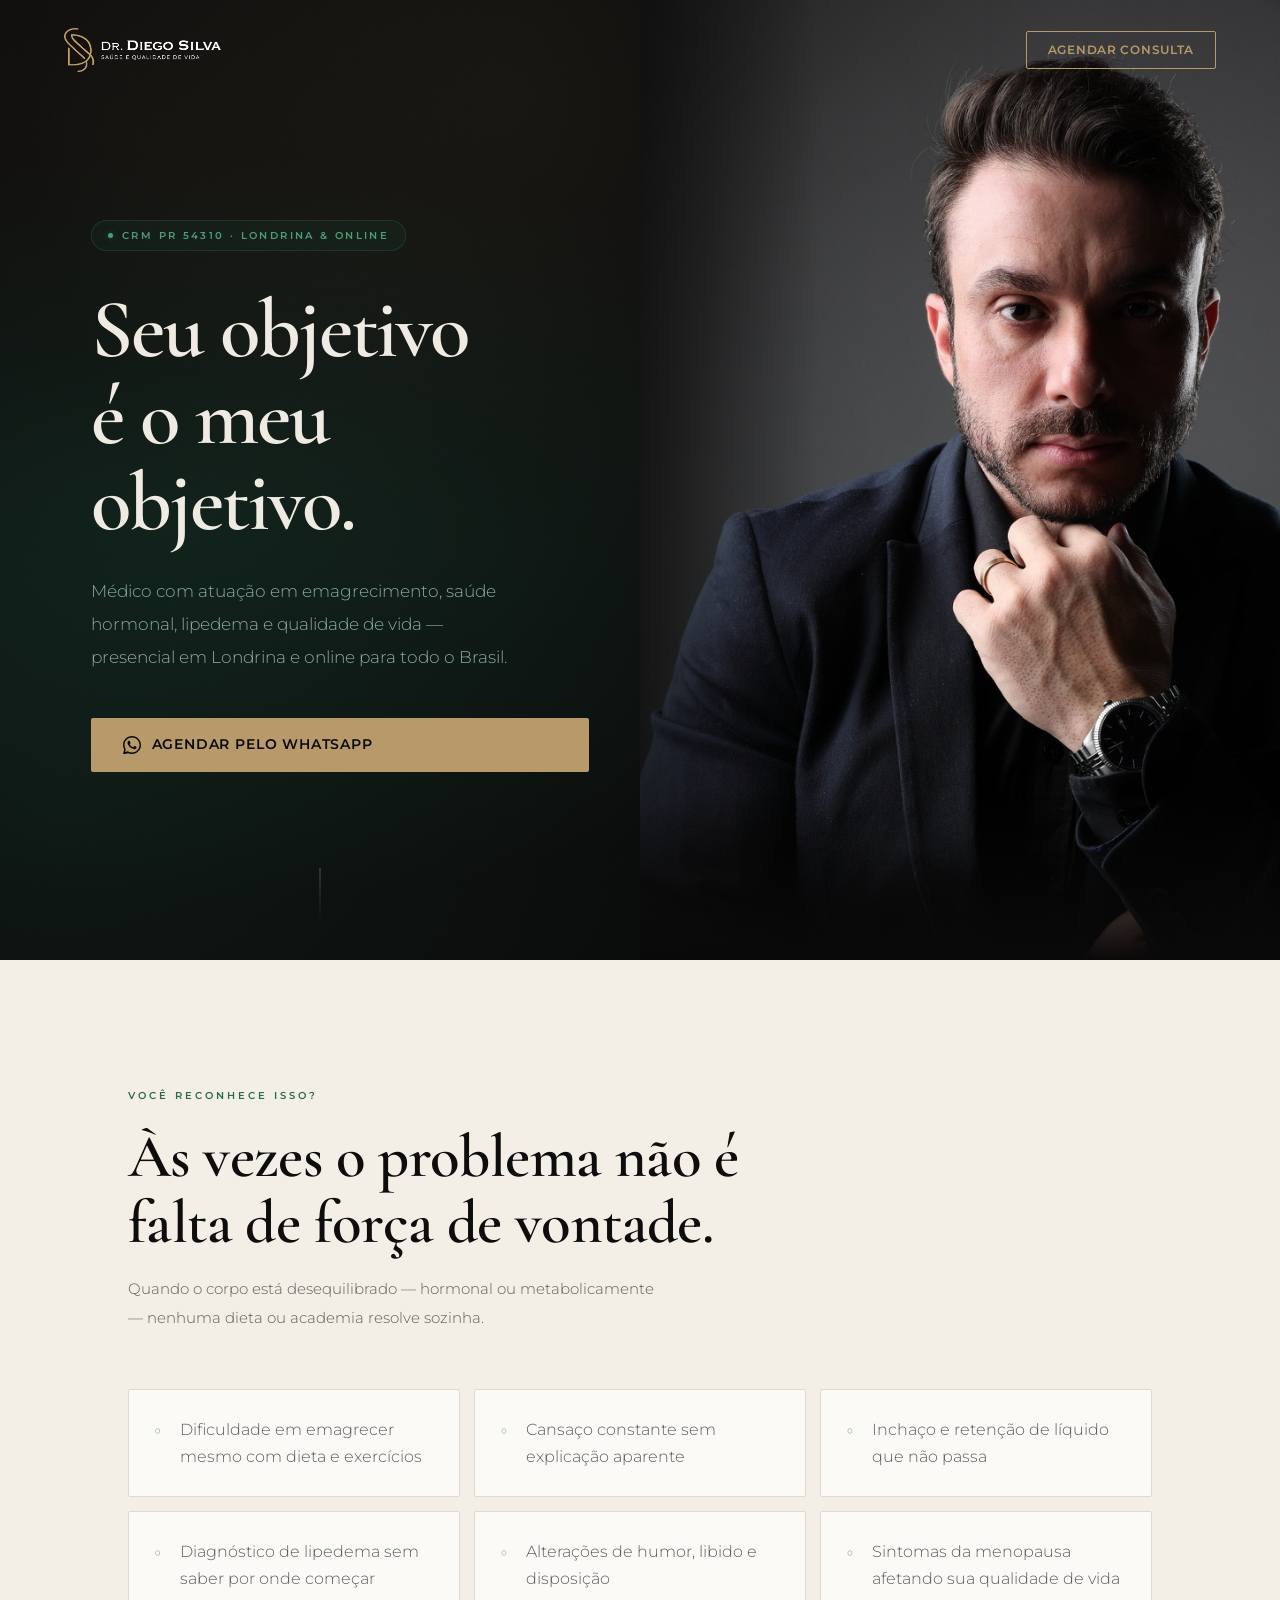
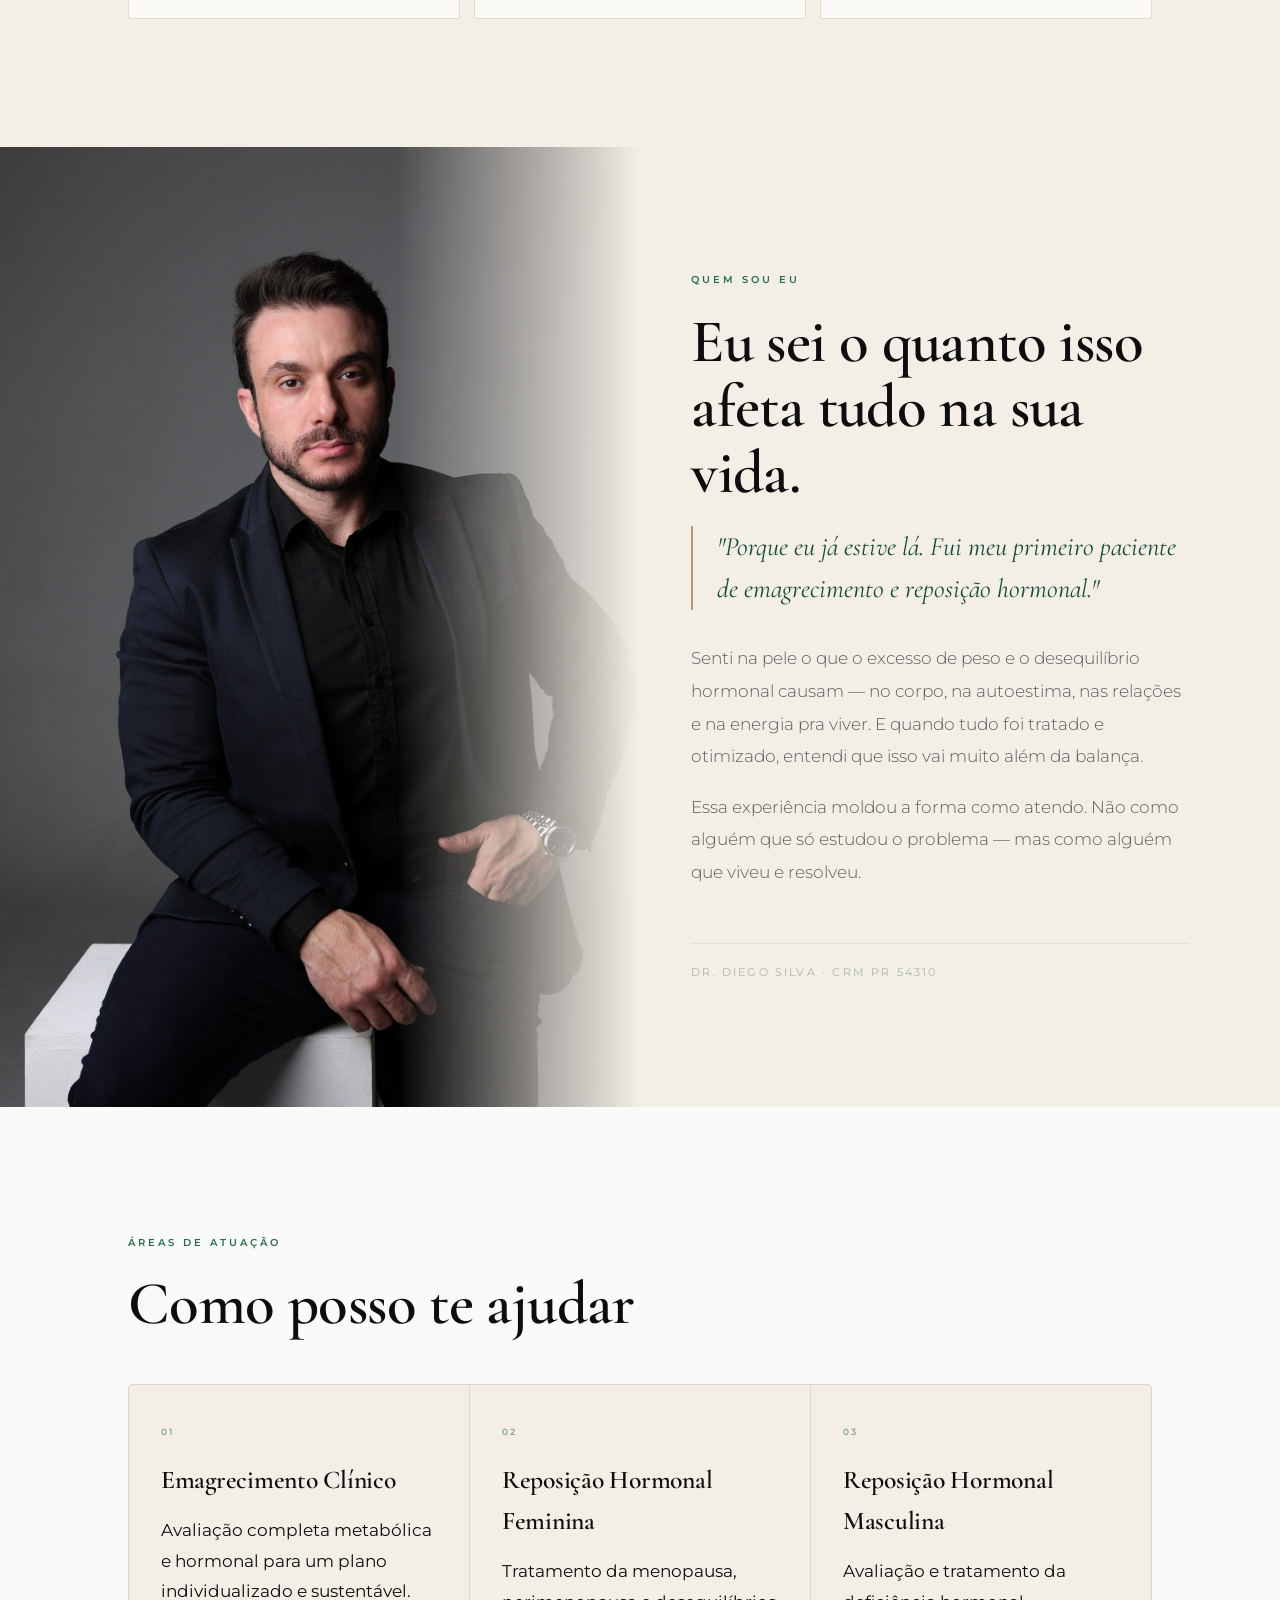
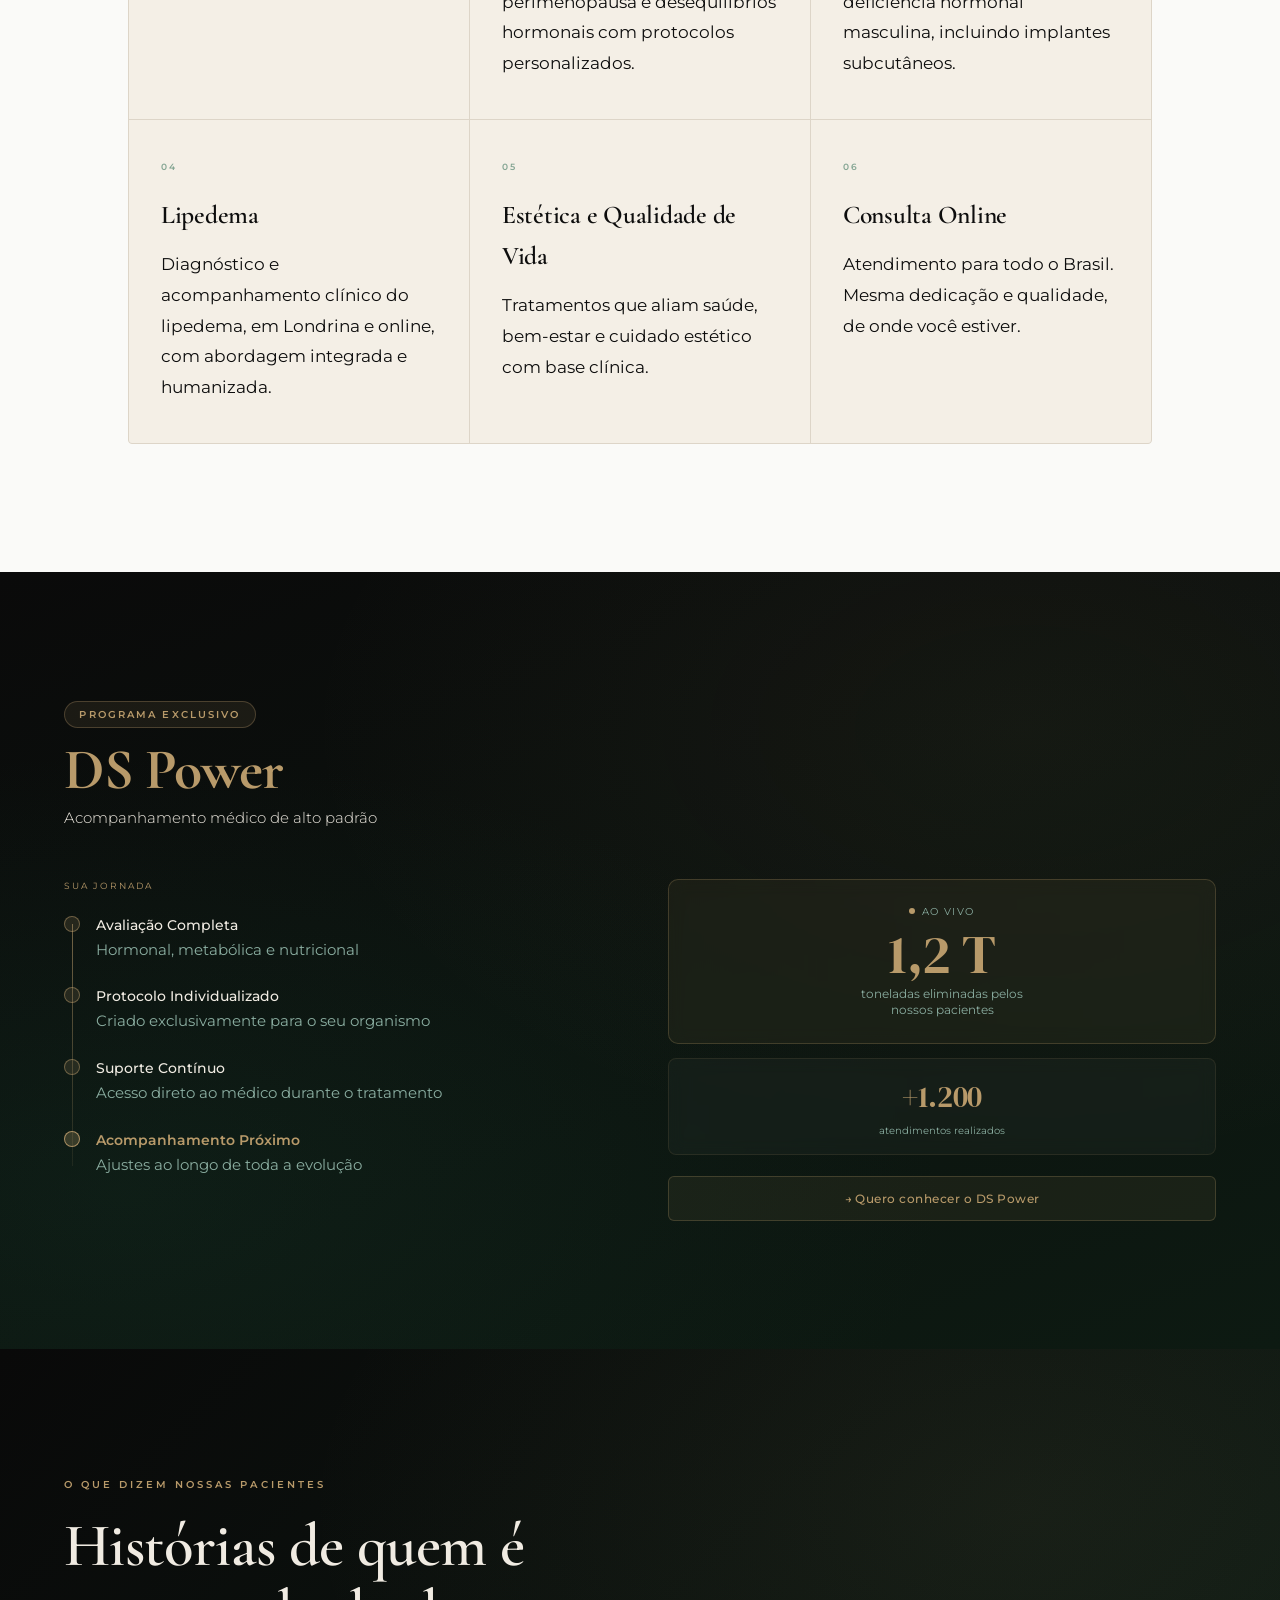
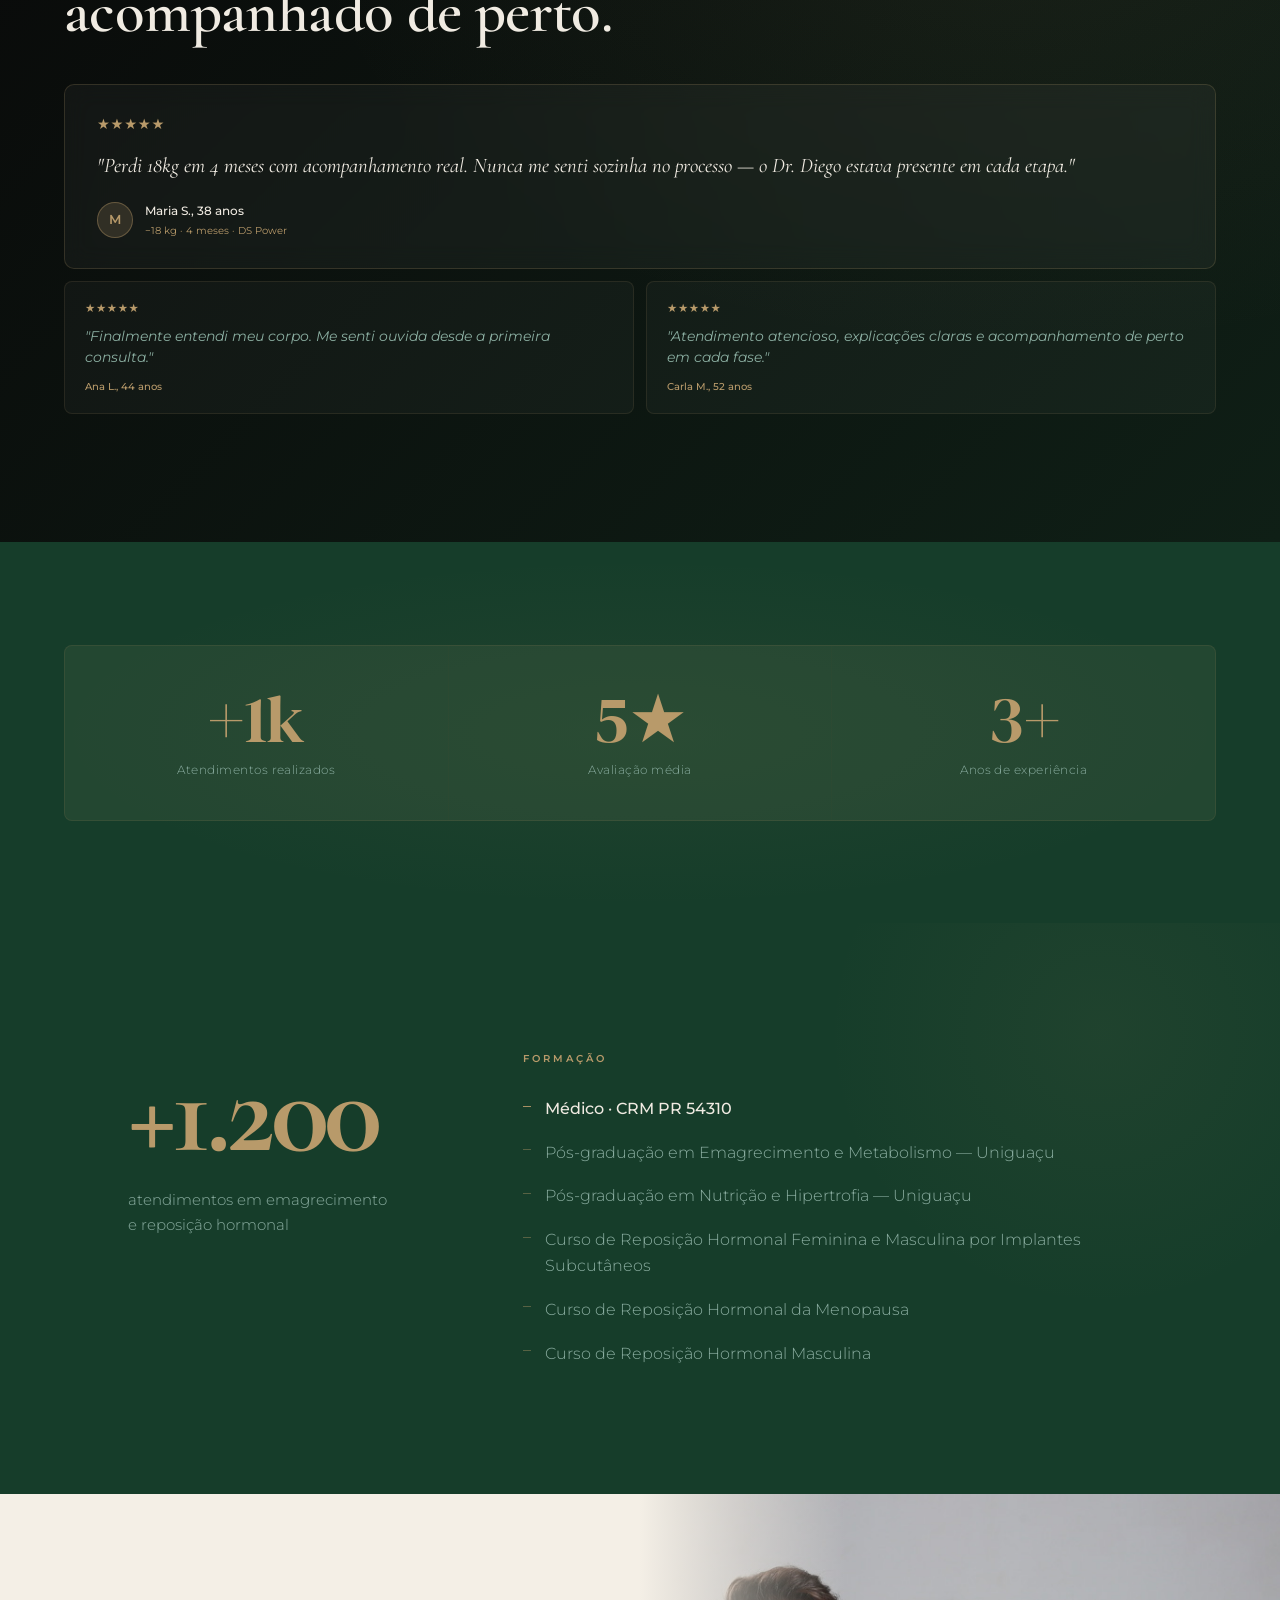
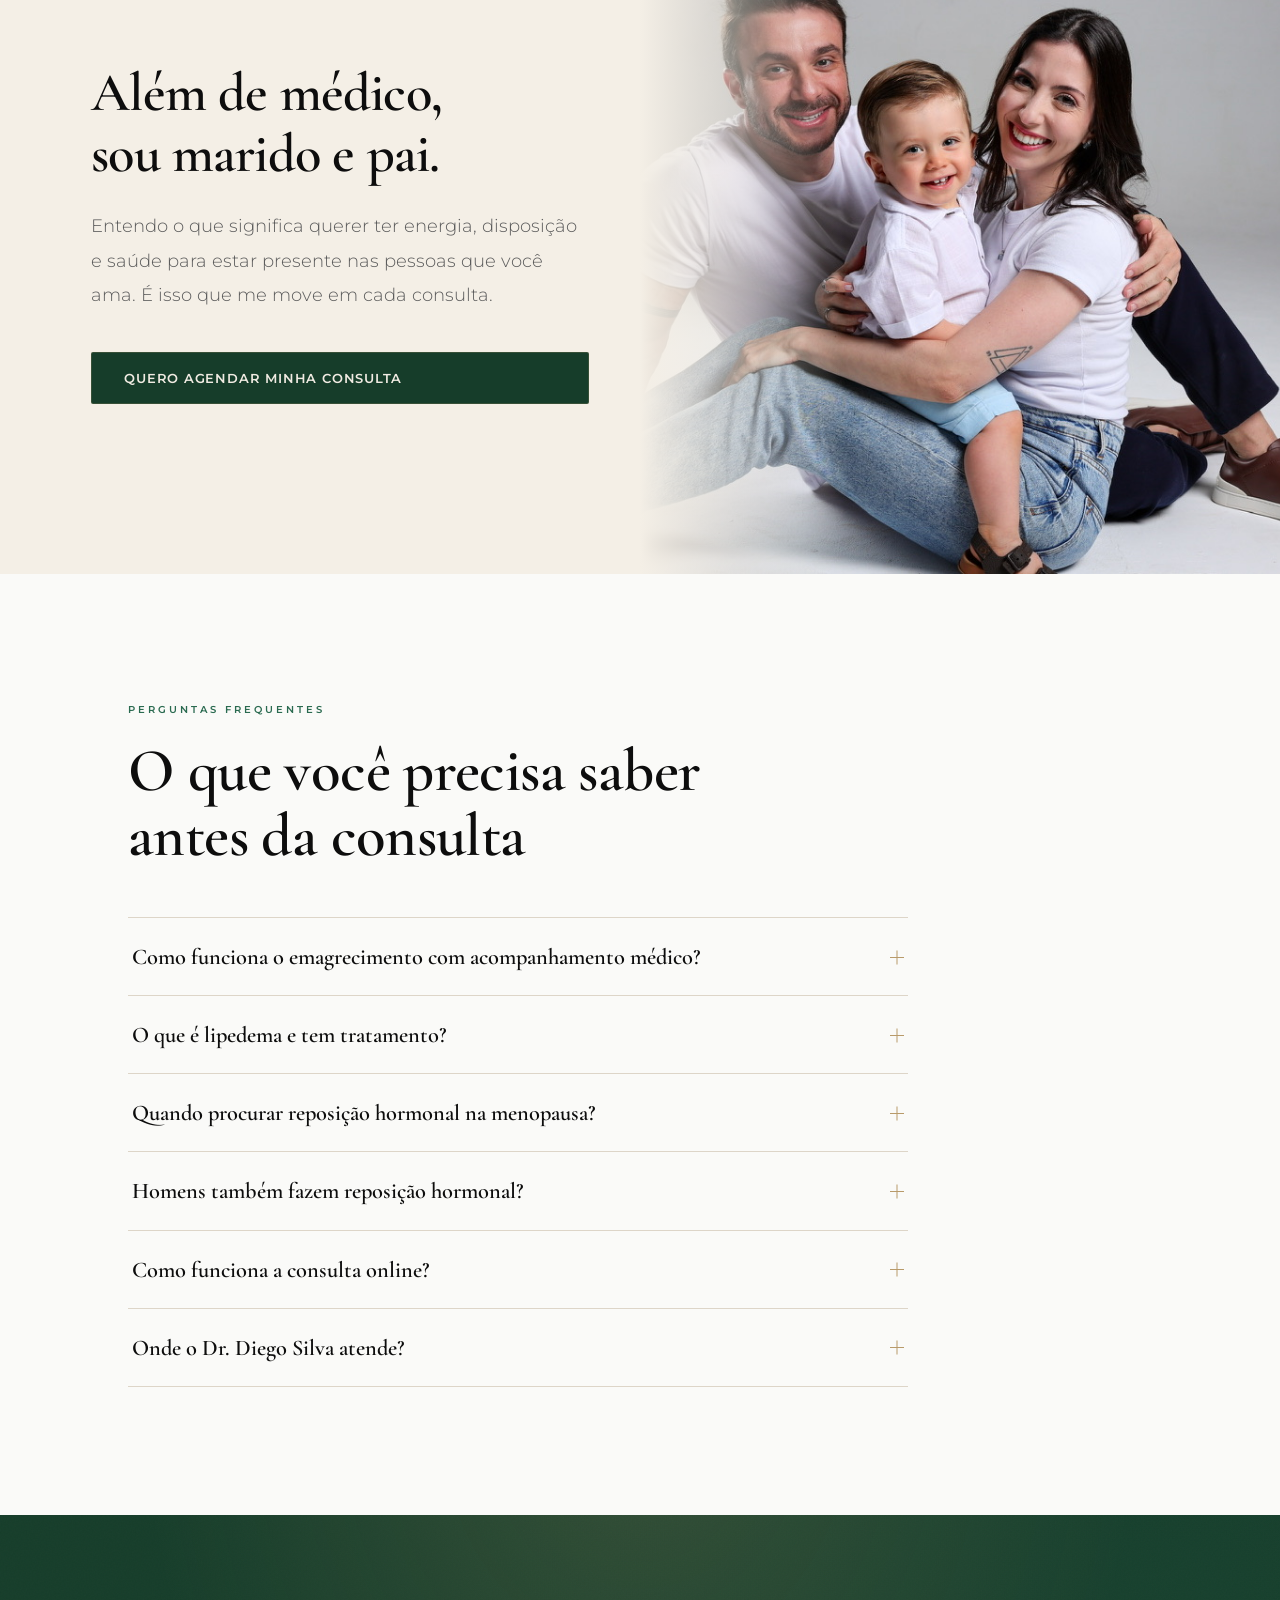
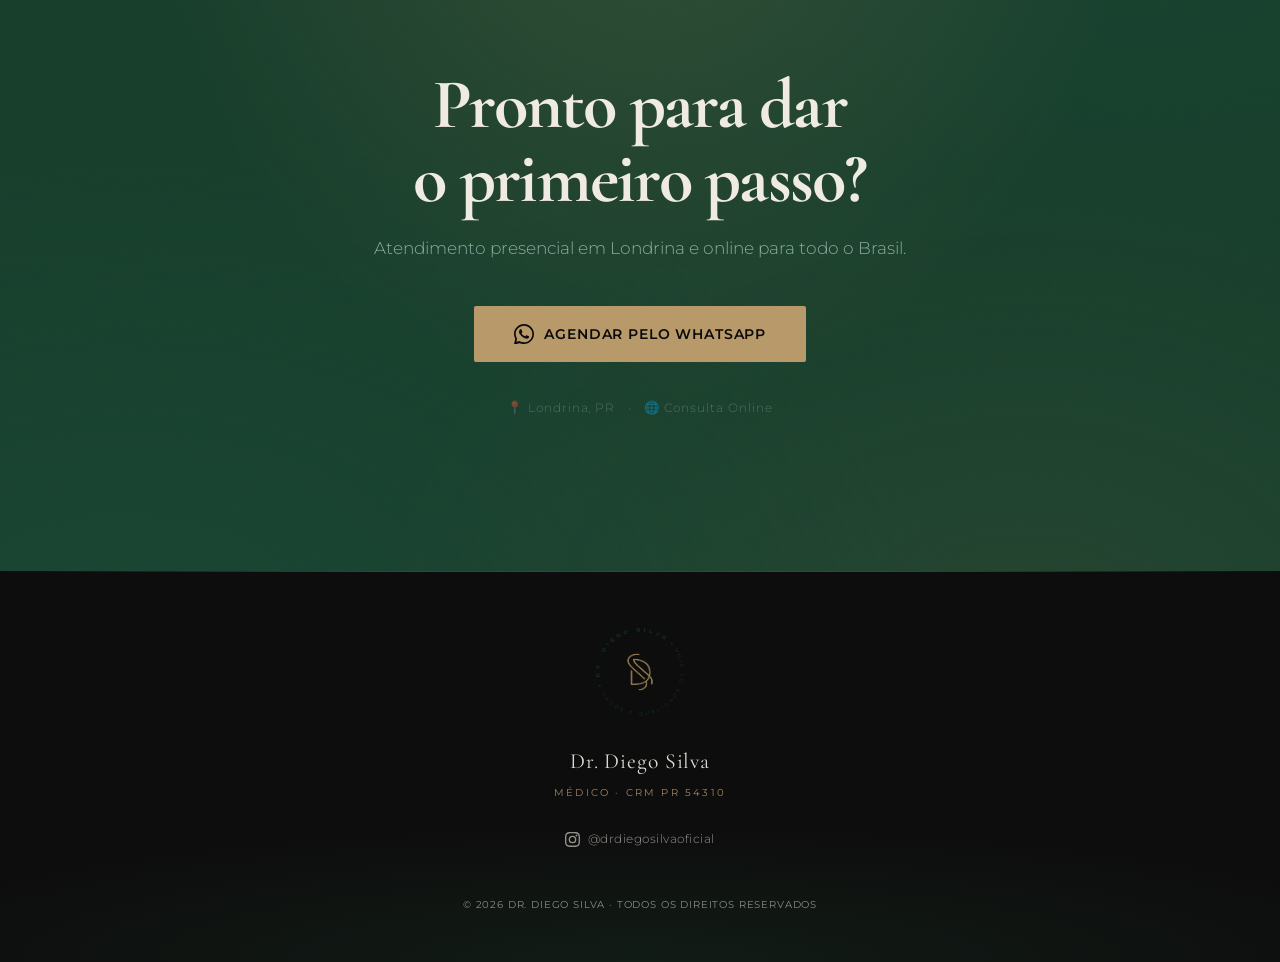
<file: index.html>
<!DOCTYPE html>
<html lang="pt-BR">
<head>
  <meta charset="UTF-8" />
  <meta name="viewport" content="width=device-width, initial-scale=1.0" />
  <title>Dr. Diego Silva — Emagrecimento, Reposição Hormonal e Lipedema em Londrina</title>
  <meta name="description" content="Médico em Londrina com atuação em emagrecimento, reposição hormonal feminina e masculina e acompanhamento do lipedema. Presencial em Londrina e consulta online para todo o Brasil. CRM-PR 54310." />
  <link rel="canonical" href="https://drdiegosilva.com.br/" />

  <!-- Open Graph + Twitter Card — controla o preview do link no WhatsApp/Instagram
       (funil real: Instagram → WhatsApp → consulta; sem isso o link compartilhado sai "pelado").
       TODO (opcional): criar uma imagem OG dedicada 1200×630 (foto + nome + "Londrina");
       por enquanto usamos a foto do hero, que funciona bem como thumbnail. -->
  <meta property="og:type" content="website" />
  <meta property="og:site_name" content="Dr. Diego Silva" />
  <meta property="og:locale" content="pt_BR" />
  <meta property="og:url" content="https://drdiegosilva.com.br/" />
  <meta property="og:title" content="Dr. Diego Silva — Emagrecimento, Reposição Hormonal e Lipedema em Londrina" />
  <meta property="og:description" content="Médico em Londrina com atuação em emagrecimento, reposição hormonal e acompanhamento do lipedema. Presencial em Londrina e consulta online para todo o Brasil. CRM-PR 54310." />
  <meta property="og:image" content="https://drdiegosilva.com.br/images/FCA7E1F6-A209-4741-8708-2EE1E53F006F_1_105_c.jpeg" />
  <meta property="og:image:width" content="724" />
  <meta property="og:image:height" content="1086" />
  <meta property="og:image:alt" content="Retrato do Dr. Diego Silva, médico em Londrina" />
  <meta name="twitter:card" content="summary_large_image" />
  <meta name="twitter:title" content="Dr. Diego Silva — Emagrecimento, Reposição Hormonal e Lipedema em Londrina" />
  <meta name="twitter:description" content="Médico em Londrina com atuação em emagrecimento, reposição hormonal e acompanhamento do lipedema. Presencial em Londrina e consulta online para todo o Brasil. CRM-PR 54310." />
  <meta name="twitter:image" content="https://drdiegosilva.com.br/images/FCA7E1F6-A209-4741-8708-2EE1E53F006F_1_105_c.jpeg" />

  <link rel="preconnect" href="https://fonts.googleapis.com" />
  <link rel="preconnect" href="https://fonts.gstatic.com" crossorigin />
  <link href="https://fonts.googleapis.com/css2?family=Cormorant+Garamond:ital,wght@0,400;0,600;0,700;1,400;1,600&family=DM+Serif+Display&family=Montserrat:wght@300;400;500;600&display=swap" rel="stylesheet" />
  <link rel="stylesheet" href="css/style.css?v=BUILD_VERSION" />

  <!-- Favicon -->
  <link rel="icon" type="image/x-icon" href="/favicon.ico" />
  <link rel="icon" type="image/png" sizes="16x16" href="/favicon-16x16.png" />
  <link rel="icon" type="image/png" sizes="32x32" href="/favicon-32x32.png" />
  <link rel="icon" type="image/png" sizes="48x48" href="/favicon-48x48.png" />
  <link rel="apple-touch-icon" sizes="180x180" href="/apple-touch-icon.png" />
  <link rel="manifest" href="/site.webmanifest" />
  <meta name="theme-color" content="#163D2A" />

  <!-- Dados estruturados (JSON-LD): diz para Google e IAs (ChatGPT/Perplexity/Gemini)
       que "Instituto Diego Silva" e "Dr. Diego Silva" são a MESMA entidade médica
       em Londrina, e quais serviços ela oferece. O `sameAs` liga site ↔ Instagram ↔
       Google ↔ Doctoralia — é o que resolve a fragmentação da identidade.
       TODO: adicionar no `sameAs` a URL do Perfil do Google e do Doctoralia quando prontos. -->
  <script type="application/ld+json">
  {
    "@context": "https://schema.org",
    "@type": "Physician",
    "@id": "https://drdiegosilva.com.br/#dr-diego-silva",
    "name": "Dr. Diego Silva",
    "alternateName": ["Instituto Diego Silva", "Clínica Dr. Diego Silva", "Edson Diego Silva"],
    "url": "https://drdiegosilva.com.br/",
    "image": "https://drdiegosilva.com.br/images/FCA7E1F6-A209-4741-8708-2EE1E53F006F_1_105_c.jpeg",
    "logo": "https://drdiegosilva.com.br/images/logo-white.png",
    "description": "Médico (CRM-PR 54310) com atuação em emagrecimento, reposição hormonal feminina e masculina e manejo do lipedema. Atendimento presencial em Londrina e online para todo o Brasil.",
    "telephone": "+55-43-98843-2662",
    "identifier": {
      "@type": "PropertyValue",
      "propertyID": "CRM",
      "value": "CRM-PR 54310"
    },
    "address": {
      "@type": "PostalAddress",
      "addressLocality": "Londrina",
      "addressRegion": "PR",
      "addressCountry": "BR"
    },
    "geo": {
      "@type": "GeoCoordinates",
      "latitude": -23.3438196,
      "longitude": -51.1641238
    },
    "areaServed": [
      { "@type": "City", "name": "Londrina" },
      { "@type": "Country", "name": "Brasil" }
    ],
    "availableService": [
      { "@type": "MedicalTherapy", "name": "Tratamento clínico de emagrecimento" },
      { "@type": "MedicalTherapy", "name": "Reposição hormonal feminina" },
      { "@type": "MedicalTherapy", "name": "Reposição hormonal masculina" },
      { "@type": "MedicalTherapy", "name": "Acompanhamento clínico do lipedema" }
    ],
    "knowsAbout": [
      "Emagrecimento clínico",
      "Reposição hormonal feminina",
      "Reposição hormonal masculina",
      "Menopausa e perimenopausa",
      "Andropausa",
      "Lipedema",
      "Implantes hormonais subcutâneos",
      "Telemedicina"
    ],
    "knowsLanguage": "pt-BR",
    "sameAs": [
      "https://www.instagram.com/drdiegosilvaoficial/",
      "https://www.google.com/maps?cid=8358177079979073458"
    ]
  }
  </script>
  <!-- NOTA sobre o JSON-LD acima:
       · `geo` usa as coordenadas do Perfil de Empresa do Google (pin do
         "Clínica Dr. Diego Silva", CID 8358177079979073458 — mesmo perfil do `sameAs`).
         TODO: quando o Diego confirmar o endereço exato do consultório, acrescentar
         `streetAddress`/`postalCode` no address (as coordenadas já são as reais do perfil).
       · `sameAs` liga o site ao Instagram e ao Perfil do Google (Clínica Dr. Diego Silva),
         resolvendo a fragmentação de identidade. TODO: acrescentar a URL do Doctoralia
         quando o perfil estiver preenchido.
       · SEM `medicalSpecialty` de propósito: o Dr. Diego não tem RQE, e declarar
         especialidade em dado estruturado poderia ferir a Resolução CFM sobre
         publicidade médica. `knowsAbout` descreve áreas de atuação sem título.
       · SEM `aggregateRating`: nunca fabricar avaliação sem fonte real. -->

  <!-- WebSite + página principal: reforça para buscadores/IAs que o site inteiro
       é a presença oficial da entidade #dr-diego-silva -->
  <script type="application/ld+json">
  {
    "@context": "https://schema.org",
    "@graph": [
      {
        "@type": "WebSite",
        "@id": "https://drdiegosilva.com.br/#website",
        "url": "https://drdiegosilva.com.br/",
        "name": "Dr. Diego Silva",
        "inLanguage": "pt-BR",
        "publisher": { "@id": "https://drdiegosilva.com.br/#dr-diego-silva" }
      },
      {
        "@type": "MedicalWebPage",
        "@id": "https://drdiegosilva.com.br/#webpage",
        "url": "https://drdiegosilva.com.br/",
        "name": "Dr. Diego Silva — Emagrecimento, Reposição Hormonal e Lipedema em Londrina",
        "isPartOf": { "@id": "https://drdiegosilva.com.br/#website" },
        "about": { "@id": "https://drdiegosilva.com.br/#dr-diego-silva" },
        "inLanguage": "pt-BR"
      }
    ]
  }
  </script>
</head>
<body>

  <!-- NAV -->
  <nav class="nav" id="nav">
    <div class="nav__inner">
      <a href="#" class="nav__logo">
        <img src="images/logo-white.png" alt="Dr. Diego Silva — logotipo" class="nav__logo-img" width="619" height="174" />
      </a>
      <a href="https://wa.me/5543988432662?text=Olá%2C%20gostaria%20de%20agendar%20uma%20consulta" target="_blank" rel="noopener" class="btn btn--outline-gold nav__cta">
        Agendar consulta
      </a>
    </div>
  </nav>

  <!-- HERO -->
  <section class="hero" id="inicio">
    <div class="hero__inner">
      <div class="hero__content">
        <span class="hero__tag">CRM PR 54310 · Londrina &amp; Online</span>
        <h1 class="hero__heading">
          Seu objetivo<br />é o meu<br />objetivo.
        </h1>
        <p class="hero__sub">
          Médico com atuação em emagrecimento, saúde hormonal, lipedema e qualidade de vida — presencial em Londrina e online para todo o Brasil.
        </p>
        <a href="https://wa.me/5543988432662?text=Olá%2C%20gostaria%20de%20agendar%20uma%20consulta" target="_blank" rel="noopener" class="btn btn--gold hero__btn">
          <svg width="18" height="18" viewBox="0 0 24 24" fill="currentColor" aria-hidden="true"><path d="M17.472 14.382c-.297-.149-1.758-.867-2.03-.967-.273-.099-.471-.148-.67.15-.197.297-.767.966-.94 1.164-.173.199-.347.223-.644.075-.297-.15-1.255-.463-2.39-1.475-.883-.788-1.48-1.761-1.653-2.059-.173-.297-.018-.458.13-.606.134-.133.298-.347.446-.52.149-.174.198-.298.298-.497.099-.198.05-.371-.025-.52-.075-.149-.669-1.612-.916-2.207-.242-.579-.487-.5-.669-.51-.173-.008-.371-.01-.57-.01-.198 0-.52.074-.792.372-.272.297-1.04 1.016-1.04 2.479 0 1.462 1.065 2.875 1.213 3.074.149.198 2.096 3.2 5.077 4.487.709.306 1.262.489 1.694.625.712.227 1.36.195 1.871.118.571-.085 1.758-.719 2.006-1.413.248-.694.248-1.289.173-1.413-.074-.124-.272-.198-.57-.347z"/><path d="M12 0C5.373 0 0 5.373 0 12c0 2.123.553 4.116 1.522 5.847L.057 23.888a.5.5 0 0 0 .616.601l6.109-1.499A11.948 11.948 0 0 0 12 24c6.627 0 12-5.373 12-12S18.627 0 12 0zm0 22a9.95 9.95 0 0 1-5.074-1.388l-.361-.214-3.742.918.949-3.671-.235-.374A9.96 9.96 0 0 1 2 12C2 6.477 6.477 2 12 2s10 4.477 10 10-4.477 10-10 10z"/></svg>
          Agendar pelo WhatsApp
        </a>
      </div>
      <div class="hero__photo">
        <img src="images/FCA7E1F6-A209-4741-8708-2EE1E53F006F_1_105_c.jpeg" alt="Retrato do Dr. Diego Silva, médico em Londrina — CRM-PR 54310" class="hero__img" width="724" height="1086" loading="eager" fetchpriority="high" />
      </div>
    </div>
    <div class="hero__scroll"><span></span></div>
  </section>

  <!-- DORES -->
  <section class="dores" id="voce">
    <div class="container">
      <div class="section-label reveal">Você reconhece isso?</div>
      <h2 class="section-heading reveal reveal-d1">
        Às vezes o problema não é<br />falta de força de vontade.
      </h2>
      <p class="section-sub reveal reveal-d2">
        Quando o corpo está desequilibrado — hormonal ou metabolicamente — nenhuma dieta ou academia resolve sozinha.
      </p>
      <div class="dores__grid">
        <div class="dores__item reveal reveal-d1">
          <div class="dores__icon">◦</div>
          <p>Dificuldade em emagrecer mesmo com dieta e exercícios</p>
        </div>
        <div class="dores__item reveal reveal-d2">
          <div class="dores__icon">◦</div>
          <p>Cansaço constante sem explicação aparente</p>
        </div>
        <div class="dores__item reveal reveal-d3">
          <div class="dores__icon">◦</div>
          <p>Inchaço e retenção de líquido que não passa</p>
        </div>
        <div class="dores__item reveal reveal-d4">
          <div class="dores__icon">◦</div>
          <p>Diagnóstico de lipedema sem saber por onde começar</p>
        </div>
        <div class="dores__item reveal reveal-d5">
          <div class="dores__icon">◦</div>
          <p>Alterações de humor, libido e disposição</p>
        </div>
        <div class="dores__item reveal reveal-d6">
          <div class="dores__icon">◦</div>
          <p>Sintomas da menopausa afetando sua qualidade de vida</p>
        </div>
      </div>
    </div>
  </section>

  <!-- SOBRE -->
  <section class="sobre" id="sobre">
    <div class="sobre__inner">
      <div class="sobre__photo reveal">
        <img src="images/979D6551-751C-4231-AE29-237B14C1140B_1_105_c.jpeg" alt="Dr. Diego Silva, médico com atuação em emagrecimento e saúde hormonal em Londrina" width="724" height="1086" loading="lazy" decoding="async" />
      </div>
      <div class="sobre__content">
        <div class="section-label reveal">Quem sou eu</div>
        <h2 class="section-heading reveal reveal-d1">
          Eu sei o quanto isso<br />afeta tudo na sua vida.
        </h2>
        <p class="sobre__destaque reveal reveal-d2">
          "Porque eu já estive lá. Fui meu primeiro paciente de emagrecimento e reposição hormonal."
        </p>
        <p class="sobre__text reveal reveal-d3">
          Senti na pele o que o excesso de peso e o desequilíbrio hormonal causam — no corpo, na autoestima, nas relações e na energia pra viver. E quando tudo foi tratado e otimizado, entendi que isso vai muito além da balança.
        </p>
        <p class="sobre__text reveal reveal-d4">
          Essa experiência moldou a forma como atendo. Não como alguém que só estudou o problema — mas como alguém que viveu e resolveu.
        </p>
        <div class="sobre__crm reveal reveal-d5">Dr. Diego Silva · CRM PR 54310</div>
      </div>
    </div>
  </section>

  <!-- SERVIÇOS -->
  <section class="servicos" id="servicos">
    <div class="container">
      <div class="section-label reveal">Áreas de atuação</div>
      <h2 class="section-heading reveal reveal-d1">Como posso te ajudar</h2>
      <div class="servicos__grid">
        <div class="servicos__card reveal reveal-d1">
          <div class="servicos__num">01</div>
          <h3>Emagrecimento Clínico</h3>
          <p>Avaliação completa metabólica e hormonal para um plano individualizado e sustentável.</p>
        </div>
        <div class="servicos__card reveal reveal-d2">
          <div class="servicos__num">02</div>
          <h3>Reposição Hormonal Feminina</h3>
          <p>Tratamento da menopausa, perimenopausa e desequilíbrios hormonais com protocolos personalizados.</p>
        </div>
        <div class="servicos__card reveal reveal-d3">
          <div class="servicos__num">03</div>
          <h3>Reposição Hormonal Masculina</h3>
          <p>Avaliação e tratamento da deficiência hormonal masculina, incluindo implantes subcutâneos.</p>
        </div>
        <div class="servicos__card reveal reveal-d4">
          <div class="servicos__num">04</div>
          <h3>Lipedema</h3>
          <p>Diagnóstico e acompanhamento clínico do lipedema, em Londrina e online, com abordagem integrada e humanizada.</p>
        </div>
        <div class="servicos__card reveal reveal-d5">
          <div class="servicos__num">05</div>
          <h3>Estética e Qualidade de Vida</h3>
          <p>Tratamentos que aliam saúde, bem-estar e cuidado estético com base clínica.</p>
        </div>
        <div class="servicos__card reveal reveal-d6">
          <div class="servicos__num">06</div>
          <h3>Consulta Online</h3>
          <p>Atendimento para todo o Brasil. Mesma dedicação e qualidade, de onde você estiver.</p>
        </div>
      </div>
    </div>
  </section>

  <!-- DS POWER -->
  <section class="dspower" id="dspower">
    <div class="dspower__inner">
      <div class="dspower__header reveal">
        <div class="dspower__badge"><span>Programa Exclusivo</span></div>
        <div class="dspower__title">DS Power</div>
        <div class="dspower__subtitle">Acompanhamento médico de alto padrão</div>
      </div>
      <div class="dspower__grid">

        <!-- Timeline -->
        <div class="reveal reveal-d1">
          <div class="dspower__timeline-label">Sua Jornada</div>
          <div class="dspower__timeline">
            <div class="dspower__step">
              <div class="dspower__step-dot"></div>
              <div>
                <div class="dspower__step-title">Avaliação Completa</div>
                <div class="dspower__step-desc">Hormonal, metabólica e nutricional</div>
              </div>
            </div>
            <div class="dspower__step">
              <div class="dspower__step-dot"></div>
              <div>
                <div class="dspower__step-title">Protocolo Individualizado</div>
                <div class="dspower__step-desc">Criado exclusivamente para o seu organismo</div>
              </div>
            </div>
            <div class="dspower__step">
              <div class="dspower__step-dot"></div>
              <div>
                <div class="dspower__step-title">Suporte Contínuo</div>
                <div class="dspower__step-desc">Acesso direto ao médico durante o tratamento</div>
              </div>
            </div>
            <div class="dspower__step">
              <div class="dspower__step-dot"></div>
              <div>
                <div class="dspower__step-title">Acompanhamento Próximo</div>
                <div class="dspower__step-desc">Ajustes ao longo de toda a evolução</div>
              </div>
            </div>
          </div>
        </div>

        <!-- Contador + stats -->
        <div class="reveal reveal-d2">
          <div class="dspower__stats">
            <div class="dspower__counter-box">
              <div class="dspower__live">
                <span class="dspower__live-dot"></span>
                ao vivo
              </div>
              <div class="dspower__kg-number" id="kg-counter">—</div>
              <div class="dspower__kg-label">toneladas eliminadas pelos<br />nossos pacientes</div>
            </div>
            <div class="dspower__stat">
              <div class="dspower__stat-number">+1.200</div>
              <div class="dspower__stat-label">atendimentos realizados</div>
            </div>
            <a href="https://wa.me/5543988432662?text=Olá%2C%20gostaria%20de%20conhecer%20o%20DS%20Power" target="_blank" rel="noopener" class="dspower__cta">
              → Quero conhecer o DS Power
            </a>
          </div>
        </div>

      </div>
    </div>
  </section>

  <!-- DEPOIMENTOS -->
  <section class="depoimentos" id="depoimentos">
    <div class="depoimentos__inner">
      <div class="depoimentos__header">
        <div class="section-label reveal">O que dizem nossas pacientes</div>
        <h2 class="section-heading reveal reveal-d1">Histórias de quem é<br />acompanhado de perto.</h2>
      </div>
      <div class="depoimentos__grid">
        <!-- Card principal -->
        <div class="depoimentos__main reveal reveal-d1">
          <div class="depoimentos__stars">★★★★★</div>
          <p class="depoimentos__quote">"Perdi 18kg em 4 meses com acompanhamento real. Nunca me senti sozinha no processo — o Dr. Diego estava presente em cada etapa."</p>
          <div class="depoimentos__author">
            <div class="depoimentos__avatar">M</div>
            <div>
              <div class="depoimentos__name">Maria S., 38 anos</div>
              <div class="depoimentos__result">−18 kg · 4 meses · DS Power</div>
            </div>
          </div>
        </div>
        <!-- Mini cards -->
        <div class="depoimentos__mini-grid">
          <div class="depoimentos__mini reveal reveal-d2">
            <div class="depoimentos__stars">★★★★★</div>
            <p class="depoimentos__mini-quote">"Finalmente entendi meu corpo. Me senti ouvida desde a primeira consulta."</p>
            <div class="depoimentos__mini-name">Ana L., 44 anos</div>
          </div>
          <div class="depoimentos__mini reveal reveal-d3">
            <div class="depoimentos__stars">★★★★★</div>
            <p class="depoimentos__mini-quote">"Atendimento atencioso, explicações claras e acompanhamento de perto em cada fase."</p>
            <div class="depoimentos__mini-name">Carla M., 52 anos</div>
          </div>
        </div>
      </div>
    </div>
  </section>

  <!-- NÚMEROS -->
  <section class="numeros" id="numeros">
    <div class="numeros__inner">
      <div class="numeros__grid">
        <div class="numeros__item reveal">
          <span class="numeros__value" data-count="1200" data-prefix="+">+1.200</span>
          <span class="numeros__label">Atendimentos realizados</span>
        </div>
        <div class="numeros__item reveal reveal-d1">
          <span class="numeros__value">5★</span>
          <span class="numeros__label">Avaliação média</span>
        </div>
        <div class="numeros__item reveal reveal-d3">
          <span class="numeros__value" data-count="3" data-suffix="+">3+</span>
          <span class="numeros__label">Anos de experiência</span>
        </div>
      </div>
    </div>
  </section>

  <!-- FORMAÇÃO -->
  <section class="formacao" id="formacao">
    <div class="container">
      <div class="formacao__inner">
        <div class="formacao__numero reveal">
          <span class="formacao__count">+1.200</span>
          <span class="formacao__count-label">atendimentos em emagrecimento<br />e reposição hormonal</span>
        </div>
        <div class="formacao__lista">
          <div class="section-label reveal">Formação</div>
          <ul class="formacao__items">
            <li class="reveal reveal-d1">Médico · CRM PR 54310</li>
            <li class="reveal reveal-d2">Pós-graduação em Emagrecimento e Metabolismo — Uniguaçu</li>
            <li class="reveal reveal-d3">Pós-graduação em Nutrição e Hipertrofia — Uniguaçu</li>
            <li class="reveal reveal-d4">Curso de Reposição Hormonal Feminina e Masculina por Implantes Subcutâneos</li>
            <li class="reveal reveal-d5">Curso de Reposição Hormonal da Menopausa</li>
            <li class="reveal reveal-d6">Curso de Reposição Hormonal Masculina</li>
          </ul>
        </div>
      </div>
    </div>
  </section>

  <!-- LADO HUMANO -->
  <section class="familia">
    <div class="familia__inner">
      <div class="familia__content">
        <h2 class="familia__heading reveal">
          Além de médico,<br />sou marido e pai.
        </h2>
        <p class="familia__text reveal reveal-d1">
          Entendo o que significa querer ter energia, disposição e saúde para estar presente nas pessoas que você ama. É isso que me move em cada consulta.
        </p>
        <a href="https://wa.me/5543988432662?text=Olá%2C%20gostaria%20de%20agendar%20uma%20consulta" target="_blank" rel="noopener" class="btn btn--dark reveal reveal-d2">
          Quero agendar minha consulta
        </a>
      </div>
      <div class="familia__photo reveal">
        <img src="images/familia.jpeg" alt="Dr. Diego Silva com a esposa e o filho" width="1086" height="724" loading="lazy" decoding="async" />
      </div>
    </div>
  </section>

  <!-- FAQ — perguntas reais do público; alimenta o rich result FAQPage e as
       respostas de IA (ChatGPT/Perplexity/Gemini). O JSON-LD logo abaixo da
       seção espelha EXATAMENTE este texto visível (regra do Google):
       se editar uma pergunta/resposta aqui, editar TAMBÉM no script. -->
  <section class="faq" id="perguntas">
    <div class="container">
      <div class="section-label reveal">Perguntas frequentes</div>
      <h2 class="section-heading reveal reveal-d1">O que você precisa saber<br />antes da consulta</h2>
      <div class="faq__list">
        <details class="faq__item reveal reveal-d1">
          <summary class="faq__question">Como funciona o emagrecimento com acompanhamento médico?<span class="faq__icon" aria-hidden="true"></span></summary>
          <div class="faq__answer">
            <p>Tudo começa com uma avaliação completa — histórico, exames e análise metabólica e hormonal — para entender por que o seu corpo está resistindo a emagrecer. A partir daí, o Dr. Diego monta um plano individualizado, que pode incluir mudanças de estilo de vida, tratamento de desequilíbrios hormonais e, quando há indicação, medicações. O acompanhamento é contínuo, com reavaliações ao longo de todo o tratamento.</p>
          </div>
        </details>
        <details class="faq__item reveal reveal-d2">
          <summary class="faq__question">O que é lipedema e tem tratamento?<span class="faq__icon" aria-hidden="true"></span></summary>
          <div class="faq__answer">
            <p>O lipedema é uma condição crônica em que há acúmulo desproporcional de gordura, principalmente nas pernas e nos braços, muitas vezes com dor, sensibilidade e facilidade para formar hematomas. Não é falta de dieta nem de exercício — é uma doença reconhecida, que merece diagnóstico e acompanhamento médico. Embora não exista cura definitiva, o tratamento clínico ajuda a controlar os sintomas, frear a progressão e melhorar a qualidade de vida. O Dr. Diego Silva realiza o diagnóstico e o acompanhamento do lipedema em Londrina e também por consulta online.</p>
          </div>
        </details>
        <details class="faq__item reveal reveal-d3">
          <summary class="faq__question">Quando procurar reposição hormonal na menopausa?<span class="faq__icon" aria-hidden="true"></span></summary>
          <div class="faq__answer">
            <p>Se sintomas como ondas de calor, insônia, alterações de humor, queda de libido ou ganho de peso estão atrapalhando a sua rotina, vale conversar com um médico — inclusive na perimenopausa, a fase de transição que antecede a menopausa. A reposição hormonal não é indicada para todas as mulheres: a decisão nasce de uma avaliação individual, com exames e análise do histórico, pesando benefícios e riscos caso a caso.</p>
          </div>
        </details>
        <details class="faq__item reveal reveal-d4">
          <summary class="faq__question">Homens também fazem reposição hormonal?<span class="faq__icon" aria-hidden="true"></span></summary>
          <div class="faq__answer">
            <p>Sim. A queda da testosterona — às vezes chamada de andropausa — pode causar cansaço, perda de massa muscular, queda de libido e alterações de humor. Quando a deficiência é confirmada por exames e avaliação clínica, a reposição hormonal masculina pode ser indicada, incluindo a opção de implantes subcutâneos. O tratamento é sempre individualizado e acompanhado de perto.</p>
          </div>
        </details>
        <details class="faq__item reveal reveal-d5">
          <summary class="faq__question">Como funciona a consulta online?<span class="faq__icon" aria-hidden="true"></span></summary>
          <div class="faq__answer">
            <p>A consulta online é feita por videochamada, com a mesma estrutura da presencial: escuta do seu histórico, análise de exames e definição do plano de tratamento. Receitas e pedidos de exame são emitidos digitalmente e valem em todo o Brasil. Quando o caso pede avaliação física presencial, o Dr. Diego orienta o melhor caminho.</p>
          </div>
        </details>
        <details class="faq__item reveal reveal-d6">
          <summary class="faq__question">Onde o Dr. Diego Silva atende?<span class="faq__icon" aria-hidden="true"></span></summary>
          <div class="faq__answer">
            <p>O atendimento presencial é em Londrina, no Paraná. Quem está em outra cidade ou estado pode optar pela consulta online, disponível para todo o Brasil. O agendamento é feito pelo WhatsApp: (43) 98843-2662.</p>
          </div>
        </details>
      </div>
    </div>
  </section>

  <!-- FAQPage JSON-LD — espelho fiel do texto visível da seção acima -->
  <script type="application/ld+json">
  {
    "@context": "https://schema.org",
    "@type": "FAQPage",
    "@id": "https://drdiegosilva.com.br/#faq",
    "inLanguage": "pt-BR",
    "mainEntity": [
      {
        "@type": "Question",
        "name": "Como funciona o emagrecimento com acompanhamento médico?",
        "acceptedAnswer": {
          "@type": "Answer",
          "text": "Tudo começa com uma avaliação completa — histórico, exames e análise metabólica e hormonal — para entender por que o seu corpo está resistindo a emagrecer. A partir daí, o Dr. Diego monta um plano individualizado, que pode incluir mudanças de estilo de vida, tratamento de desequilíbrios hormonais e, quando há indicação, medicações. O acompanhamento é contínuo, com reavaliações ao longo de todo o tratamento."
        }
      },
      {
        "@type": "Question",
        "name": "O que é lipedema e tem tratamento?",
        "acceptedAnswer": {
          "@type": "Answer",
          "text": "O lipedema é uma condição crônica em que há acúmulo desproporcional de gordura, principalmente nas pernas e nos braços, muitas vezes com dor, sensibilidade e facilidade para formar hematomas. Não é falta de dieta nem de exercício — é uma doença reconhecida, que merece diagnóstico e acompanhamento médico. Embora não exista cura definitiva, o tratamento clínico ajuda a controlar os sintomas, frear a progressão e melhorar a qualidade de vida. O Dr. Diego Silva realiza o diagnóstico e o acompanhamento do lipedema em Londrina e também por consulta online."
        }
      },
      {
        "@type": "Question",
        "name": "Quando procurar reposição hormonal na menopausa?",
        "acceptedAnswer": {
          "@type": "Answer",
          "text": "Se sintomas como ondas de calor, insônia, alterações de humor, queda de libido ou ganho de peso estão atrapalhando a sua rotina, vale conversar com um médico — inclusive na perimenopausa, a fase de transição que antecede a menopausa. A reposição hormonal não é indicada para todas as mulheres: a decisão nasce de uma avaliação individual, com exames e análise do histórico, pesando benefícios e riscos caso a caso."
        }
      },
      {
        "@type": "Question",
        "name": "Homens também fazem reposição hormonal?",
        "acceptedAnswer": {
          "@type": "Answer",
          "text": "Sim. A queda da testosterona — às vezes chamada de andropausa — pode causar cansaço, perda de massa muscular, queda de libido e alterações de humor. Quando a deficiência é confirmada por exames e avaliação clínica, a reposição hormonal masculina pode ser indicada, incluindo a opção de implantes subcutâneos. O tratamento é sempre individualizado e acompanhado de perto."
        }
      },
      {
        "@type": "Question",
        "name": "Como funciona a consulta online?",
        "acceptedAnswer": {
          "@type": "Answer",
          "text": "A consulta online é feita por videochamada, com a mesma estrutura da presencial: escuta do seu histórico, análise de exames e definição do plano de tratamento. Receitas e pedidos de exame são emitidos digitalmente e valem em todo o Brasil. Quando o caso pede avaliação física presencial, o Dr. Diego orienta o melhor caminho."
        }
      },
      {
        "@type": "Question",
        "name": "Onde o Dr. Diego Silva atende?",
        "acceptedAnswer": {
          "@type": "Answer",
          "text": "O atendimento presencial é em Londrina, no Paraná. Quem está em outra cidade ou estado pode optar pela consulta online, disponível para todo o Brasil. O agendamento é feito pelo WhatsApp: (43) 98843-2662."
        }
      }
    ]
  }
  </script>

  <!-- CTA FINAL -->
  <section class="cta-final">
    <div class="container cta-final__inner">
      <h2 class="cta-final__heading reveal">
        Pronto para dar<br />o primeiro passo?
      </h2>
      <p class="cta-final__sub reveal reveal-d1">
        Atendimento presencial em Londrina e online para todo o Brasil.
      </p>
      <a href="https://wa.me/5543988432662?text=Olá%2C%20gostaria%20de%20agendar%20uma%20consulta" target="_blank" rel="noopener" class="btn btn--gold btn--lg reveal reveal-d2">
        <svg width="20" height="20" viewBox="0 0 24 24" fill="currentColor" aria-hidden="true"><path d="M17.472 14.382c-.297-.149-1.758-.867-2.03-.967-.273-.099-.471-.148-.67.15-.197.297-.767.966-.94 1.164-.173.199-.347.223-.644.075-.297-.15-1.255-.463-2.39-1.475-.883-.788-1.48-1.761-1.653-2.059-.173-.297-.018-.458.13-.606.134-.133.298-.347.446-.52.149-.174.198-.298.298-.497.099-.198.05-.371-.025-.52-.075-.149-.669-1.612-.916-2.207-.242-.579-.487-.5-.669-.51-.173-.008-.371-.01-.57-.01-.198 0-.52.074-.792.372-.272.297-1.04 1.016-1.04 2.479 0 1.462 1.065 2.875 1.213 3.074.149.198 2.096 3.2 5.077 4.487.709.306 1.262.489 1.694.625.712.227 1.36.195 1.871.118.571-.085 1.758-.719 2.006-1.413.248-.694.248-1.289.173-1.413-.074-.124-.272-.198-.57-.347z"/><path d="M12 0C5.373 0 0 5.373 0 12c0 2.123.553 4.116 1.522 5.847L.057 23.888a.5.5 0 0 0 .616.601l6.109-1.499A11.948 11.948 0 0 0 12 24c6.627 0 12-5.373 12-12S18.627 0 12 0zm0 22a9.95 9.95 0 0 1-5.074-1.388l-.361-.214-3.742.918.949-3.671-.235-.374A9.96 9.96 0 0 1 2 12C2 6.477 6.477 2 12 2s10 4.477 10 10-4.477 10-10 10z"/></svg>
        Agendar pelo WhatsApp
      </a>
      <div class="cta-final__localidade reveal reveal-d3">
        <span>📍 Londrina, PR</span>
        <span>·</span>
        <span>🌐 Consulta Online</span>
      </div>
    </div>
  </section>

  <!-- FOOTER -->
  <footer class="footer">
    <div class="footer__inner">

      <div class="footer__divider"></div>

      <div class="footer__center">
        <img src="images/Ativo 10.png" alt="Emblema da marca Dr. Diego Silva" class="footer__emblem" width="415" height="418" loading="lazy" decoding="async" />
        <p class="footer__name">Dr. Diego Silva</p>
        <p class="footer__crm">Médico · CRM PR 54310</p>
        <a href="https://www.instagram.com/drdiegosilvaoficial/" target="_blank" rel="noopener" class="footer__social">
          <svg width="15" height="15" viewBox="0 0 24 24" fill="currentColor" aria-hidden="true"><path d="M12 2.163c3.204 0 3.584.012 4.85.07 3.252.148 4.771 1.691 4.919 4.919.058 1.265.069 1.645.069 4.849 0 3.205-.012 3.584-.069 4.849-.149 3.225-1.664 4.771-4.919 4.919-1.266.058-1.644.07-4.85.07-3.204 0-3.584-.012-4.849-.07-3.26-.149-4.771-1.699-4.919-4.92-.058-1.265-.07-1.644-.07-4.849 0-3.204.013-3.583.07-4.849.149-3.227 1.664-4.771 4.919-4.919 1.266-.057 1.645-.069 4.849-.069zM12 0C8.741 0 8.333.014 7.053.072 2.695.272.273 2.69.073 7.052.014 8.333 0 8.741 0 12c0 3.259.014 3.668.072 4.948.2 4.358 2.618 6.78 6.98 6.98C8.333 23.986 8.741 24 12 24c3.259 0 3.668-.014 4.948-.072 4.354-.2 6.782-2.618 6.979-6.98.059-1.28.073-1.689.073-4.948 0-3.259-.014-3.667-.072-4.947-.196-4.354-2.617-6.78-6.979-6.98C15.668.014 15.259 0 12 0zm0 5.838a6.162 6.162 0 1 0 0 12.324 6.162 6.162 0 0 0 0-12.324zM12 16a4 4 0 1 1 0-8 4 4 0 0 1 0 8zm6.406-11.845a1.44 1.44 0 1 0 0 2.881 1.44 1.44 0 0 0 0-2.881z"/></svg>
          @drdiegosilvaoficial
        </a>
      </div>

      <p class="footer__copy">© 2026 Dr. Diego Silva · Todos os direitos reservados</p>

    </div>
  </footer>

  <script>
    // Nav scroll effect
    const nav = document.getElementById('nav');
    window.addEventListener('scroll', () => {
      nav.classList.toggle('nav--scrolled', window.scrollY > 60);
    }, { passive: true });

    // Smooth scroll
    document.querySelectorAll('a[href^="#"]').forEach(a => {
      a.addEventListener('click', e => {
        const target = document.querySelector(a.getAttribute('href'));
        if (target) { e.preventDefault(); target.scrollIntoView({ behavior: 'smooth' }); }
      });
    });

    // --- CONTADOR TONELADAS AO VIVO ---
    function formatTon(kg) {
      const t = kg / 1000;
      return t.toLocaleString('pt-BR', { minimumFractionDigits: 1, maximumFractionDigits: 1 }) + ' T';
    }

    function animateKgCounter(el, targetKg) {
      const duration = 1800;
      const start = performance.now();
      function step(now) {
        const progress = Math.min((now - start) / duration, 1);
        const ease = 1 - Math.pow(1 - progress, 3); // easeOutCubic
        el.textContent = formatTon(Math.round(targetKg * ease));
        if (progress < 1) requestAnimationFrame(step);
        else el.textContent = formatTon(targetKg);
      }
      requestAnimationFrame(step);
    }

    let kgLoaded = false;
    async function fetchKgCounter() {
      if (kgLoaded) return;
      const el = document.getElementById('kg-counter');
      if (!el) return;
      try {
        const res = await fetch('https://app.clinicdspro.com.br/api/public/stats', { cache: 'no-store' });
        if (!res.ok) throw new Error('HTTP ' + res.status);
        const { totalLostKg } = await res.json();
        kgLoaded = true;
        animateKgCounter(el, totalLostKg);
      } catch {
        // fallback estático enquanto API não está disponível
        el.textContent = '1,2 T';
      }
    }

    // Busca quando o contador entrar no viewport
    const kgObserver = new IntersectionObserver((entries) => {
      if (entries[0].isIntersecting) {
        fetchKgCounter();
        kgObserver.disconnect();
      }
    }, { threshold: 0.3 });
    const kgEl = document.getElementById('kg-counter');
    if (kgEl) kgObserver.observe(kgEl);

    // --- CONTADORES NUMÉRICOS ANIMADOS ---
    function animateCounter(el, target) {
      const prefix = el.dataset.prefix || '';
      const suffix = el.dataset.suffix || '';
      const duration = 1600;
      const start = performance.now();
      function step(now) {
        const progress = Math.min((now - start) / duration, 1);
        const ease = 1 - Math.pow(1 - progress, 3);
        const current = Math.round(target * ease);
        if (target >= 1000) {
          el.textContent = prefix + (current >= 1000 ? Math.floor(current / 1000) + 'k' : current) + (suffix === 'k' ? '' : suffix);
        } else {
          el.textContent = prefix + current + suffix;
        }
        if (progress < 1) requestAnimationFrame(step);
        else el.textContent = prefix + (target >= 1000 ? Math.floor(target / 1000) + 'k' : target) + (suffix === 'k' ? '' : suffix);
      }
      requestAnimationFrame(step);
    }

    // --- REVEAL ON SCROLL ---
    const revealObserver = new IntersectionObserver((entries) => {
      entries.forEach(entry => {
        if (entry.isIntersecting) {
          entry.target.classList.add('visible');
          // Animar contadores ao revelar
          const counter = entry.target.querySelector('[data-count]') ||
                          (entry.target.dataset.count ? entry.target : null);
          if (counter) animateCounter(counter, parseInt(counter.dataset.count));
          revealObserver.unobserve(entry.target);
        }
      });
    }, { threshold: 0.12, rootMargin: '0px 0px -40px 0px' });

    document.querySelectorAll('.reveal').forEach(el => revealObserver.observe(el));
  </script>
</body>
</html>
</file>
<file: css/style.css>
/* ============================================================
   DESIGN SYSTEM — Dr. Diego Silva
   Identidade: Verde Floresta · Dourado · Creme
   Direção: Luxury Medical — editorial com profundidade
   ============================================================ */

:root {
  --bg-dark:          #090909;
  --bg-green-deep:    #163D2A;
  --bg-green-mid:     #1A4A38;
  --bg-white:         #FFFFFF;
  --bg-cream:         #F4EFE6;

  --gold:             #B89A6A;
  --gold-light:       #CAAD7E;
  --green-accent:     #2A6A50;
  --green-tag:        #4A9E78;

  --text-dark:        #0D0D0D;
  --text-light:       #F0EBE2;
  --text-muted-dark:  #5C5C5C;
  --text-muted-light: #8AADA0;

  --font-heading: 'Cormorant Garamond', Georgia, serif;
  --font-body:    'Montserrat', system-ui, sans-serif;
  --font-number:  'DM Serif Display', 'Cormorant Garamond', Georgia, serif;

  --max-width:  1200px;
  --radius:     2px;
  --ease-out:   cubic-bezier(0.16, 1, 0.3, 1);
}

/* ---- RESET ---- */
*, *::before, *::after { box-sizing: border-box; margin: 0; padding: 0; }
html { scroll-behavior: smooth; }
body {
  font-family: var(--font-body);
  background: var(--bg-dark);
  color: var(--text-light);
  line-height: 1.6;
  -webkit-font-smoothing: antialiased;
}
img { display: block; max-width: 100%; height: auto; }
a { text-decoration: none; color: inherit; }
ul { list-style: none; }

/* ---- CONTAINER ---- */
.container {
  width: 100%;
  max-width: var(--max-width);
  margin-inline: auto;
  padding-inline: clamp(1.5rem, 5vw, 4rem);
}

/* ---- REVEAL ANIMATION ---- */
.reveal {
  opacity: 0;
  transform: translateY(28px);
  transition: opacity 0.85s var(--ease-out), transform 0.85s var(--ease-out);
}
.reveal.visible      { opacity: 1; transform: none; }
.reveal-d1           { transition-delay: 0.08s; }
.reveal-d2           { transition-delay: 0.16s; }
.reveal-d3           { transition-delay: 0.26s; }
.reveal-d4           { transition-delay: 0.36s; }
.reveal-d5           { transition-delay: 0.46s; }
.reveal-d6           { transition-delay: 0.56s; }

/* ---- TYPOGRAPHY HELPERS ---- */
.section-label {
  font-family: var(--font-body);
  font-size: 0.63rem;
  font-weight: 600;
  letter-spacing: 0.3em;
  text-transform: uppercase;
  margin-bottom: 1.25rem;
  color: var(--gold);
}
.section-heading {
  font-family: var(--font-heading);
  font-size: clamp(2.4rem, 4.8vw, 3.8rem);
  font-weight: 600;
  line-height: 1.08;
  letter-spacing: -0.01em;
  margin-bottom: 1.25rem;
  color: var(--text-light);
}
.section-sub {
  font-size: 0.95rem;
  font-weight: 300;
  line-height: 1.9;
  max-width: 540px;
  color: var(--text-muted-light);
}

/* Seções em fundo claro */
.dores .section-label,
.servicos .section-label  { color: var(--green-accent); }
.dores .section-heading,
.servicos .section-heading { color: var(--text-dark); }
.dores .section-sub,
.servicos .section-sub     { color: var(--text-muted-dark); }

/* ---- BUTTONS ---- */
.btn {
  display: inline-flex;
  align-items: center;
  gap: 0.65rem;
  font-family: var(--font-body);
  font-size: 0.82rem;
  font-weight: 600;
  letter-spacing: 0.06em;
  text-transform: uppercase;
  padding: 0.9rem 2rem;
  border-radius: var(--radius);
  cursor: pointer;
  transition: opacity 0.25s, transform 0.25s, background 0.25s;
  border: none;
}
.btn:hover              { opacity: 0.85; transform: translateY(-1px); }
.btn--gold              { background: var(--gold); color: #0A0A0A; }
.btn--outline-gold      { background: transparent; color: var(--gold); border: 1px solid var(--gold); }
.btn--outline-gold:hover{ background: var(--gold); color: #0A0A0A; opacity: 1; }
.btn--dark              { background: var(--bg-green-deep); color: var(--text-light); border: 1px solid rgba(184,154,106,0.2); }
.btn--dark:hover        { background: var(--bg-green-mid); opacity: 1; }
.btn--white             { background: #fff; color: var(--text-dark); }
.btn--white:hover       { background: var(--bg-cream); opacity: 1; }
.btn--lg                { font-size: 0.88rem; padding: 1.05rem 2.5rem; }

/* ============================================================
   NAV — verde da identidade ao rolar, não preto
   ============================================================ */
.nav {
  position: fixed;
  top: 0; left: 0; right: 0;
  z-index: 100;
  padding: 1.75rem clamp(1.5rem, 5vw, 4rem);
  transition: background 0.45s, padding 0.3s, box-shadow 0.4s;
}
/* Ao rolar: fundo verde floresta — identidade da marca */
.nav--scrolled {
  background: rgba(12, 32, 22, 0.97);
  backdrop-filter: blur(20px);
  -webkit-backdrop-filter: blur(20px);
  padding-top: 0.9rem;
  padding-bottom: 0.9rem;
  box-shadow: 0 1px 0 rgba(184, 154, 106, 0.1), 0 4px 24px rgba(0, 0, 0, 0.35);
}
.nav__inner {
  max-width: var(--max-width);
  margin-inline: auto;
  display: flex;
  align-items: center;
  justify-content: space-between;
}
.nav__logo-img {
  height: 44px;
  width: auto;
  opacity: 1;
}
.nav__cta { font-size: 0.75rem; padding: 0.55rem 1.3rem; }

/* ============================================================
   HERO — foto sangra até a borda direita
   ============================================================ */
.hero {
  background: var(--bg-dark);
  min-height: 100svh;
  position: relative;
  overflow: hidden;
}

/* Atmosfera mesh gradient — verde + dourado */
.hero::before {
  content: '';
  position: absolute;
  inset: 0;
  background:
    radial-gradient(ellipse at 15% 55%, rgba(26, 74, 56, 0.32) 0%, transparent 50%),
    radial-gradient(ellipse at 5% 85%, rgba(26, 74, 56, 0.2) 0%, transparent 40%),
    radial-gradient(ellipse at 40% 10%, rgba(184, 154, 106, 0.07) 0%, transparent 45%),
    radial-gradient(ellipse at 10% 15%, rgba(184, 154, 106, 0.05) 0%, transparent 35%);
  pointer-events: none;
  z-index: 0;
}

/* Ruído fino */
.hero::after {
  content: '';
  position: absolute;
  inset: 0;
  background-image: url("data:image/svg+xml,%3Csvg xmlns='http://www.w3.org/2000/svg' width='300' height='300'%3E%3Cfilter id='n'%3E%3CfeTurbulence type='fractalNoise' baseFrequency='0.85' numOctaves='4' stitchTiles='stitch'/%3E%3C/filter%3E%3Crect width='300' height='300' filter='url(%23n)' opacity='1'/%3E%3C/svg%3E");
  opacity: 0.022;
  pointer-events: none;
  z-index: 0;
}

/* Grid de borda a borda */
.hero__inner {
  display: grid;
  grid-template-columns: 1fr 1fr;
  min-height: 100svh;
  position: relative;
  z-index: 1;
}

/* Conteúdo: alinha ao max-width pela esquerda */
.hero__content {
  display: flex;
  flex-direction: column;
  justify-content: center;
  padding-top: 8rem;
  padding-bottom: 6rem;
  padding-right: clamp(2rem, 4vw, 5rem);
  padding-left: max(clamp(1.5rem, 4vw, 4rem), calc((100vw - var(--max-width)) / 2 + clamp(1.5rem, 4vw, 4rem)));
}

/* Foto: ocupa toda a coluna direita */
.hero__photo {
  position: relative;
  overflow: hidden;
}

.hero__img {
  width: 100%;
  height: 100%;
  min-height: 100svh;
  object-fit: cover;
  object-position: center 18%;
  display: block;
}

/* Fade suave da foto — esquerda, sem plateau de preto */
.hero__photo::before {
  content: '';
  position: absolute;
  inset: 0;
  background: linear-gradient(to right,
    rgba(9,9,9,0.7) 0%,
    rgba(9,9,9,0)   28%
  );
  z-index: 1;
  pointer-events: none;
}

/* Fade base inferior — opaco total para corte limpo com próxima seção */
.hero__photo::after {
  content: '';
  position: absolute;
  bottom: 0; left: 0; right: 0;
  height: 160px;
  background: linear-gradient(to top, rgba(9,9,9,1) 0%, transparent 100%);
  z-index: 1;
  pointer-events: none;
}

.hero__tag {
  display: inline-flex;
  align-items: center;
  gap: 0.55rem;
  font-size: 0.62rem;
  font-weight: 600;
  letter-spacing: 0.24em;
  text-transform: uppercase;
  color: var(--green-tag);
  border: 1px solid rgba(74, 158, 120, 0.18);
  background: rgba(26, 74, 56, 0.15);
  padding: 0.42rem 1rem;
  border-radius: 2rem;
  margin-bottom: 2.25rem;
  width: fit-content;
}
.hero__tag::before {
  content: '';
  width: 5px; height: 5px;
  border-radius: 50%;
  background: var(--green-tag);
  flex-shrink: 0;
  box-shadow: 0 0 6px rgba(74, 158, 120, 0.4);
}

.hero__heading {
  font-family: var(--font-heading);
  font-size: clamp(3.4rem, 6.5vw, 6rem);
  font-weight: 600;
  line-height: 1.04;
  letter-spacing: -0.025em;
  margin-bottom: 1.75rem;
  color: var(--text-light);
}

.hero__sub {
  font-size: 1.06rem;
  font-weight: 300;
  color: var(--text-muted-light);
  line-height: 1.95;
  margin-bottom: 2.75rem;
  max-width: 420px;
}

.hero__btn { font-size: 0.85rem; padding: 1rem 2rem; }

/* Scroll indicator */
.hero__scroll {
  position: absolute;
  bottom: 2.5rem; left: 25%;
  transform: translateX(-50%);
  z-index: 2;
}
.hero__scroll span {
  display: block;
  width: 1px; height: 52px;
  background: linear-gradient(to bottom, rgba(184,154,106,0.5), transparent);
  margin-inline: auto;
  animation: scrollLine 2.4s var(--ease-out) infinite;
}
@keyframes scrollLine {
  0%   { transform: scaleY(0); transform-origin: top; opacity: 0; }
  15%  { opacity: 1; }
  50%  { transform: scaleY(1); transform-origin: top; }
  51%  { transform: scaleY(1); transform-origin: bottom; }
  100% { transform: scaleY(0); transform-origin: bottom; opacity: 0; }
}

/* ============================================================
   DORES — fundo creme (mais suave que branco puro)
   ============================================================ */
.dores {
  background: var(--bg-cream);
  padding: clamp(5rem, 10vw, 9rem) clamp(1.5rem, 5vw, 4rem);
}
/* Override labels/headings para fundo creme */
.dores .section-label   { color: var(--green-accent); }
.dores .section-heading { color: var(--text-dark); }
.dores .section-sub     { color: var(--text-muted-dark); }

.dores__grid {
  margin-top: 3.5rem;
  display: grid;
  grid-template-columns: repeat(auto-fit, minmax(285px, 1fr));
  gap: 0.9rem;
}
.dores__item {
  display: flex;
  gap: 1.1rem;
  align-items: flex-start;
  background: rgba(255,255,255,0.7);
  border: 1px solid #E2D9CE;
  border-radius: var(--radius);
  padding: 1.6rem 1.5rem;
  transition: border-color 0.25s, box-shadow 0.25s, transform 0.28s var(--ease-out);
}
.dores__item:hover {
  border-color: rgba(26, 74, 56, 0.22);
  box-shadow: 0 6px 24px rgba(26, 74, 56, 0.07);
  transform: translateY(-3px);
}
.dores__icon {
  color: var(--green-accent);
  font-size: 1rem;
  flex-shrink: 0;
  margin-top: 3px;
  opacity: 0.65;
}
.dores__item p {
  font-size: 1rem;
  font-weight: 300;
  color: var(--text-muted-dark);
  line-height: 1.7;
}

/* ============================================================
   SOBRE — fundo creme, foto sangra até a borda esquerda
   ============================================================ */
.sobre {
  background: var(--bg-cream);
  position: relative;
  overflow: hidden;
}
/* Grid de borda a borda */
.sobre__inner {
  display: grid;
  grid-template-columns: 1fr 1fr;
  min-height: 680px;
  position: relative;
}
/* Foto: coluna esquerda, sangra até a borda */
.sobre__photo {
  position: relative;
  overflow: hidden;
}
.sobre__photo img {
  width: 100%;
  height: 100%;
  min-height: 680px;
  object-fit: cover;
  object-position: top center;
  display: block;
}
/* Degradê fluido: sem midpoint, largura contida para não lavar a foto */
.sobre__photo::after {
  content: '';
  position: absolute;
  top: 0; right: 0; bottom: 0;
  width: 38%;
  background: linear-gradient(to left,
    rgba(244, 239, 230, 1) 0%,
    rgba(244, 239, 230, 0) 100%
  );
  pointer-events: none;
}
/* Conteúdo: texto escuro sobre fundo claro */
.sobre__content {
  display: flex;
  flex-direction: column;
  justify-content: center;
  padding-top: clamp(4rem, 8vw, 7rem);
  padding-bottom: clamp(4rem, 8vw, 7rem);
  padding-left: clamp(2rem, 4vw, 4rem);
  padding-right: max(clamp(1.5rem, 4vw, 4rem), calc((100vw - var(--max-width)) / 2 + clamp(1.5rem, 4vw, 4rem)));
}
/* Override de cor para fundo claro */
.sobre__content .section-label  { color: var(--green-accent); }
.sobre__content .section-heading { color: var(--text-dark); }
.sobre__destaque {
  font-family: var(--font-heading);
  font-style: italic;
  font-size: clamp(1.35rem, 2.4vw, 1.65rem);
  color: var(--bg-green-mid);
  border-left: 2px solid var(--gold);
  padding-left: 1.5rem;
  margin-bottom: 2rem;
  line-height: 1.6;
}
.sobre__text {
  font-size: 1.05rem;
  font-weight: 300;
  color: var(--text-muted-dark);
  line-height: 1.95;
  margin-bottom: 1.1rem;
}
.sobre__crm {
  margin-top: 2.25rem;
  font-size: 0.68rem;
  letter-spacing: 0.2em;
  text-transform: uppercase;
  color: rgba(26, 74, 56, 0.35);
  border-top: 1px solid rgba(0,0,0,0.07);
  padding-top: 1.25rem;
}

/* ============================================================
   SERVIÇOS — fundo creme (mesmo tom da seção dores)
   ============================================================ */
.servicos {
  background: #FAFAF8;
  padding: clamp(5rem, 10vw, 9rem) clamp(1.5rem, 5vw, 4rem);
}
/* Override labels/headings para fundo creme */
.servicos .section-label   { color: var(--green-accent); }
.servicos .section-heading { color: var(--text-dark); }

.servicos__grid {
  margin-top: 3rem;
  display: grid;
  grid-template-columns: repeat(auto-fit, minmax(300px, 1fr));
  gap: 1px;
  border: 1px solid #DDD5C8;
  border-radius: 4px;
  overflow: hidden;
  background: #DDD5C8;
}
.servicos__card {
  padding: 2.5rem 2rem;
  background: var(--bg-cream);
  border-radius: 0;
  transition: background 0.25s, transform 0.28s var(--ease-out), box-shadow 0.28s;
  position: relative;
}
.servicos__card:hover {
  background: rgba(255,255,255,0.95);
  transform: translateY(-3px);
  box-shadow: 0 12px 32px rgba(26, 74, 56, 0.08);
}
.servicos__card--destaque {
  background: var(--bg-green-mid);
  color: var(--text-light);
}
.servicos__card--destaque:hover {
  background: var(--bg-green-deep);
}
.servicos__card--destaque h3 { color: var(--text-light); }
.servicos__card--destaque p  { color: var(--text-muted-light); font-weight: 300; }
.servicos__num {
  font-size: 0.58rem;
  font-weight: 600;
  letter-spacing: 0.25em;
  color: var(--green-accent);
  margin-bottom: 1.25rem;
  opacity: 0.55;
}
.servicos__card--destaque .servicos__num { color: var(--green-tag); opacity: 0.6; }
.servicos__card h3 {
  font-family: var(--font-heading);
  font-size: 1.6rem;
  font-weight: 600;
  letter-spacing: -0.01em;
  margin-bottom: 0.85rem;
  color: var(--text-dark);
}
.servicos__card p {
  font-size: 1.08rem;
  font-weight: 400;
  color: var(--text-dark);
  line-height: 1.78;
}

/* ============================================================
   FORMAÇÃO — fundo verde escuro (sem borders que criam riscos)
   ============================================================ */
.formacao {
  background: var(--bg-green-deep);
  padding: clamp(5rem, 10vw, 9rem) clamp(1.5rem, 5vw, 4rem);
  position: relative;
  overflow: hidden;
}
.formacao::before {
  content: '';
  position: absolute;
  top: -30%; right: -8%;
  width: 560px; height: 560px;
  background: radial-gradient(circle, rgba(184,154,106,0.06) 0%, transparent 70%);
  pointer-events: none;
}
.formacao__inner {
  max-width: var(--max-width);
  margin-inline: auto;
  display: grid;
  grid-template-columns: 1fr 2fr;
  gap: 5rem;
  align-items: start;
  position: relative;
  z-index: 1;
}
.formacao__count {
  display: block;
  font-family: var(--font-heading);
  font-size: clamp(5rem, 9.5vw, 8rem);
  font-weight: 700;
  color: var(--gold);
  line-height: 1;
  letter-spacing: -0.04em;
}
.formacao__count-label {
  display: block;
  font-size: 0.96rem;
  font-weight: 300;
  color: var(--text-muted-light);
  margin-top: 0.9rem;
  line-height: 1.65;
}
.formacao__items {
  margin-top: 1.75rem;
  display: flex;
  flex-direction: column;
  gap: 1.1rem;
}
.formacao__items li {
  font-size: 1.02rem;
  font-weight: 300;
  color: var(--text-muted-light);
  padding-left: 1.4rem;
  position: relative;
  line-height: 1.6;
}
.formacao__items li::before {
  content: '';
  position: absolute;
  left: 0; top: 0.65em;
  width: 8px; height: 1px;
  background: var(--gold);
  opacity: 0.4;
}
.formacao__items li:first-child {
  color: var(--text-light);
  font-weight: 500;
}
.formacao__items li:first-child::before { opacity: 0.9; }

/* ============================================================
   FAMÍLIA — foto sangra até a borda direita
   ============================================================ */
.familia {
  background: var(--bg-cream);
  overflow: hidden;
  position: relative;
}
/* Grid de borda a borda */
.familia__inner {
  display: grid;
  grid-template-columns: 1fr 1fr;
  min-height: 680px;
}
/* Conteúdo: alinha ao max-width pela esquerda */
.familia__content {
  display: flex;
  flex-direction: column;
  justify-content: center;
  padding-top: clamp(4rem, 8vw, 7rem);
  padding-bottom: clamp(4rem, 8vw, 7rem);
  padding-right: clamp(2rem, 4vw, 4rem);
  padding-left: max(clamp(1.5rem, 4vw, 4rem), calc((100vw - var(--max-width)) / 2 + clamp(1.5rem, 4vw, 4rem)));
}
/* Foto: coluna direita, sangra até a borda */
.familia__photo {
  position: relative;
  overflow: hidden;
}
.familia__photo img {
  width: 100%;
  height: 100%;
  min-height: 680px;
  object-fit: cover;
  object-position: center center;
  display: block;
}
/* Fade suave à esquerda da foto — largura contida para não lavar a foto */
.familia__photo::before {
  content: '';
  position: absolute;
  top: 0; left: 0; bottom: 0;
  width: 32%;
  background: linear-gradient(to right, rgba(244, 239, 230, 1) 0%, rgba(244, 239, 230, 0) 100%);
  pointer-events: none;
  z-index: 1;
}
.familia__heading {
  font-family: var(--font-heading);
  font-size: clamp(2.4rem, 4.5vw, 3.4rem);
  font-weight: 600;
  color: var(--text-dark);
  line-height: 1.12;
  letter-spacing: -0.015em;
  margin-bottom: 1.5rem;
}
.familia__text {
  font-size: 1.1rem;
  font-weight: 300;
  color: var(--text-muted-dark);
  line-height: 1.95;
  margin-bottom: 2.5rem;
}

/* ============================================================
   CTA FINAL — atmosfera premium, não bloco plano
   ============================================================ */
.cta-final {
  background: var(--bg-green-deep);
  padding: clamp(6rem, 12vw, 11rem) clamp(1.5rem, 5vw, 4rem);
  text-align: center;
  position: relative;
  overflow: hidden;
}
/* Mesh gradient premium no CTA */
.cta-final::before {
  content: '';
  position: absolute;
  inset: 0;
  background:
    radial-gradient(ellipse at 50% -15%, rgba(184,154,106,0.18) 0%, transparent 55%),
    radial-gradient(ellipse at 80% 110%, rgba(184,154,106,0.08) 0%, transparent 45%),
    radial-gradient(ellipse at 10% 110%, rgba(26, 74, 56, 0.6) 0%, transparent 50%),
    radial-gradient(ellipse at 90% 10%, rgba(26, 74, 56, 0.25) 0%, transparent 40%);
  pointer-events: none;
}
/* Ruído sutil */
.cta-final::after {
  content: '';
  position: absolute;
  inset: 0;
  background-image: url("data:image/svg+xml,%3Csvg xmlns='http://www.w3.org/2000/svg' width='300' height='300'%3E%3Cfilter id='n'%3E%3CfeTurbulence type='fractalNoise' baseFrequency='0.65' numOctaves='4' stitchTiles='stitch'/%3E%3C/filter%3E%3Crect width='300' height='300' filter='url(%23n)' opacity='1'/%3E%3C/svg%3E");
  opacity: 0.025;
  pointer-events: none;
}
.cta-final__inner { position: relative; z-index: 1; }
.cta-final__heading {
  font-family: var(--font-heading);
  font-size: clamp(2.8rem, 5.5vw, 4.5rem);
  font-weight: 700;
  color: var(--text-light);
  letter-spacing: -0.025em;
  line-height: 1.04;
  margin-bottom: 1.25rem;
}
.cta-final__sub {
  color: var(--text-muted-light);
  font-size: 1.05rem;
  font-weight: 300;
  margin-bottom: 2.75rem;
}
.cta-final__localidade {
  display: flex;
  align-items: center;
  justify-content: center;
  gap: 0.75rem;
  margin-top: 2.25rem;
  font-size: 0.78rem;
  font-weight: 300;
  letter-spacing: 0.08em;
  color: rgba(138, 173, 160, 0.45);
}

/* ============================================================
   FOOTER — emblema circular + layout vertical premium
   ============================================================ */
.footer {
  background: #0d0d0d;
  background-image: radial-gradient(ellipse 90% 50% at 50% 100%, rgba(26,56,38,0.35) 0%, transparent 70%);
  padding: 0 0 3rem;
}
.footer__inner {
  display: flex;
  flex-direction: column;
  align-items: center;
  text-align: center;
}

/* Linha dourada separadora do footer */
.footer__divider {
  width: 100%;
  height: 1px;
  background: linear-gradient(to right,
    transparent 0%,
    rgba(184, 154, 106, 0.35) 30%,
    rgba(184, 154, 106, 0.35) 70%,
    transparent 100%
  );
  margin-bottom: 3.5rem;
}

.footer__center {
  display: flex;
  flex-direction: column;
  align-items: center;
  gap: 0;
}

/* Emblema circular — dourado e verde da identidade, sem filtro */
.footer__emblem {
  height: 88px;
  width: auto;
  opacity: 0.85;
  margin-bottom: 1.75rem;
}

.footer__name {
  font-family: var(--font-heading);
  font-size: 1.35rem;
  font-weight: 400;
  color: rgba(240, 235, 226, 0.92);
  letter-spacing: 0.04em;
  margin-bottom: 0.4rem;
}

.footer__crm {
  font-size: 0.62rem;
  letter-spacing: 0.22em;
  text-transform: uppercase;
  color: rgba(184, 154, 106, 0.85); /* dourado — legível e on-brand */
  margin-bottom: 1.75rem;
}

.footer__social {
  display: inline-flex;
  align-items: center;
  gap: 0.5rem;
  font-size: 0.78rem;
  font-weight: 300;
  letter-spacing: 0.04em;
  color: rgba(240, 235, 226, 0.6); /* creme — contraste ok em fundo preto */
  transition: color 0.25s;
  margin-bottom: 3rem;
}
.footer__social:hover { color: var(--gold); }

.footer__copy {
  font-size: 0.65rem;
  color: rgba(240, 235, 226, 0.55); /* creme — mais legível no fundo escuro */
  letter-spacing: 0.08em;
  text-transform: uppercase;
}

/* ============================================================
   DS POWER — fundo escuro, split timeline + contador
   ============================================================ */
.dspower {
  background: linear-gradient(160deg, #0A0A0A 0%, #0D1A12 100%);
  padding: clamp(5rem, 10vw, 9rem) clamp(1.5rem, 5vw, 4rem);
  position: relative;
  overflow: hidden;
}
.dspower::before {
  content: '';
  position: absolute;
  inset: 0;
  background:
    radial-gradient(ellipse at 80% 20%, rgba(184,154,106,0.06) 0%, transparent 50%),
    radial-gradient(ellipse at 10% 80%, rgba(26,74,56,0.2) 0%, transparent 50%);
  pointer-events: none;
}
.dspower__inner {
  max-width: var(--max-width);
  margin-inline: auto;
  position: relative;
  z-index: 1;
}
.dspower__header {
  margin-bottom: 3rem;
}
.dspower__badge {
  display: inline-flex;
  align-items: center;
  gap: 0.5rem;
  background: rgba(184,154,106,0.1);
  border: 1px solid rgba(184,154,106,0.3);
  padding: 0.3rem 0.9rem;
  border-radius: 2rem;
  margin-bottom: 0.9rem;
}
.dspower__badge span {
  color: var(--gold);
  font-size: 0.6rem;
  font-weight: 600;
  letter-spacing: 0.22em;
  text-transform: uppercase;
}
.dspower__title {
  font-family: var(--font-heading);
  font-size: clamp(2.4rem, 4.5vw, 3.6rem);
  font-weight: 700;
  color: var(--gold);
  letter-spacing: -0.02em;
  line-height: 1;
  margin-bottom: 0.4rem;
}
.dspower__subtitle {
  color: var(--text-light);
  font-size: 0.95rem;
  font-weight: 300;
}
.dspower__grid {
  display: grid;
  grid-template-columns: 1fr 1fr;
  gap: 3.5rem;
  align-items: start;
}

/* Timeline */
.dspower__timeline-label {
  color: var(--gold);
  font-size: 0.58rem;
  letter-spacing: 0.22em;
  text-transform: uppercase;
  margin-bottom: 1.25rem;
}
.dspower__timeline {
  position: relative;
  padding-left: 1.4rem;
}
.dspower__timeline::before {
  content: '';
  position: absolute;
  left: 8px; top: 10px; bottom: 10px;
  width: 1px;
  background: linear-gradient(to bottom, rgba(184,154,106,0.6), rgba(184,154,106,0.1));
}
.dspower__step {
  display: flex;
  align-items: flex-start;
  gap: 1rem;
  margin-bottom: 1.5rem;
}
.dspower__step:last-child { margin-bottom: 0; }
.dspower__step-dot {
  width: 16px; height: 16px;
  border-radius: 50%;
  background: rgba(184,154,106,0.15);
  border: 1px solid rgba(184,154,106,0.5);
  flex-shrink: 0;
  margin-top: 2px;
  margin-left: -1.4rem;
}
.dspower__step:last-child .dspower__step-dot {
  background: rgba(184,154,106,0.25);
  border-color: rgba(184,154,106,0.9);
}
.dspower__step-title {
  color: var(--text-light);
  font-size: 0.88rem;
  font-weight: 500;
  margin-bottom: 0.15rem;
}
.dspower__step:last-child .dspower__step-title {
  color: var(--gold);
  font-weight: 600;
}
.dspower__step-desc {
  color: var(--text-muted-light);
  font-size: 0.92rem;
  line-height: 1.55;
}

/* Contador + stats */
.dspower__stats {
  display: flex;
  flex-direction: column;
  gap: 0.9rem;
}
.dspower__counter-box {
  background: rgba(184,154,106,0.07);
  border: 1px solid rgba(184,154,106,0.25);
  border-radius: 10px;
  padding: 1.5rem 1.25rem;
  text-align: center;
  backdrop-filter: blur(8px);
  -webkit-backdrop-filter: blur(8px);
}
.dspower__live {
  display: flex;
  align-items: center;
  justify-content: center;
  gap: 0.4rem;
  color: var(--text-muted-light);
  font-size: 0.6rem;
  letter-spacing: 0.15em;
  text-transform: uppercase;
  margin-bottom: 0.5rem;
}
.dspower__live-dot {
  width: 6px; height: 6px;
  border-radius: 50%;
  background: var(--gold);
  animation: livePulse 2s ease-in-out infinite;
}
@keyframes livePulse {
  0%, 100% { opacity: 1; transform: scale(1); }
  50%       { opacity: 0.4; transform: scale(0.7); }
}
.dspower__kg-number {
  font-family: var(--font-number);
  font-size: clamp(2.4rem, 4.4vw, 3.4rem);
  font-weight: 400;
  color: var(--gold);
  letter-spacing: -0.01em;
  line-height: 1;
}
.dspower__kg-label {
  color: var(--text-muted-light);
  font-size: 0.72rem;
  margin-top: 0.3rem;
  line-height: 1.4;
}
.dspower__stat {
  background: rgba(255,255,255,0.03);
  border: 1px solid rgba(184,154,106,0.12);
  border-radius: 8px;
  padding: 0.9rem 1rem;
  text-align: center;
  backdrop-filter: blur(8px);
  -webkit-backdrop-filter: blur(8px);
}
.dspower__stat-number {
  font-family: var(--font-number);
  font-size: 1.85rem;
  font-weight: 400;
  color: var(--gold);
  letter-spacing: -0.01em;
}
.dspower__stat-label {
  color: var(--text-muted-light);
  font-size: 0.65rem;
  margin-top: 0.15rem;
}
.dspower__cta {
  margin-top: 0.4rem;
  display: block;
  text-align: center;
  background: rgba(184,154,106,0.08);
  border: 1px solid rgba(184,154,106,0.25);
  border-radius: 6px;
  padding: 0.75rem 1rem;
  color: var(--gold);
  font-size: 0.75rem;
  font-weight: 500;
  letter-spacing: 0.04em;
  transition: background 0.25s, border-color 0.25s;
}
.dspower__cta:hover {
  background: rgba(184,154,106,0.15);
  border-color: rgba(184,154,106,0.45);
}

/* ============================================================
   DEPOIMENTOS — glassmorphism card principal + 2 mini
   ============================================================ */
.depoimentos {
  background: linear-gradient(135deg, #090909 0%, #0f1f16 100%);
  padding: clamp(5rem, 10vw, 9rem) clamp(1.5rem, 5vw, 4rem);
  position: relative;
  overflow: hidden;
}
.depoimentos::before {
  content: '';
  position: absolute;
  inset: 0;
  background: radial-gradient(ellipse at 80% 20%, rgba(184,154,106,0.07) 0%, transparent 50%);
  pointer-events: none;
}
.depoimentos__inner {
  max-width: var(--max-width);
  margin-inline: auto;
  position: relative;
  z-index: 1;
}
.depoimentos__header {
  margin-bottom: 2.5rem;
}
.depoimentos__grid {
  display: flex;
  flex-direction: column;
  gap: 0.75rem;
}

/* Card principal */
.depoimentos__main {
  background: rgba(255,255,255,0.04);
  backdrop-filter: blur(12px);
  -webkit-backdrop-filter: blur(12px);
  border: 1px solid rgba(184,154,106,0.2);
  border-radius: 10px;
  padding: 1.75rem 2rem;
  transition: border-color 0.25s, box-shadow 0.25s;
}
.depoimentos__main:hover {
  border-color: rgba(184,154,106,0.35);
  box-shadow: 0 8px 32px rgba(0,0,0,0.25);
}
.depoimentos__stars {
  color: var(--gold);
  font-size: 0.9rem;
  letter-spacing: 0.05em;
  margin-bottom: 0.85rem;
}
.depoimentos__quote {
  font-family: var(--font-heading);
  font-style: italic;
  font-size: clamp(1.1rem, 2vw, 1.3rem);
  color: var(--text-light);
  line-height: 1.5;
  margin-bottom: 1.25rem;
}
.depoimentos__author {
  display: flex;
  align-items: center;
  gap: 0.75rem;
}
.depoimentos__avatar {
  width: 36px; height: 36px;
  border-radius: 50%;
  background: rgba(184,154,106,0.18);
  border: 1px solid rgba(184,154,106,0.4);
  display: flex;
  align-items: center;
  justify-content: center;
  color: var(--gold);
  font-size: 0.8rem;
  font-weight: 600;
  flex-shrink: 0;
}
.depoimentos__name {
  color: var(--text-light);
  font-size: 0.78rem;
  font-weight: 500;
}
.depoimentos__result {
  color: var(--gold);
  font-size: 0.65rem;
  margin-top: 0.1rem;
}

/* Mini cards */
.depoimentos__mini-grid {
  display: grid;
  grid-template-columns: 1fr 1fr;
  gap: 0.75rem;
}
.depoimentos__mini {
  background: rgba(255,255,255,0.03);
  border: 1px solid rgba(184,154,106,0.12);
  border-radius: 8px;
  padding: 1.1rem 1.25rem;
  transition: border-color 0.25s;
}
.depoimentos__mini:hover {
  border-color: rgba(184,154,106,0.28);
}
.depoimentos__mini .depoimentos__stars {
  font-size: 0.72rem;
  margin-bottom: 0.5rem;
}
.depoimentos__mini-quote {
  color: var(--text-muted-light);
  font-size: 0.9rem;
  font-style: italic;
  line-height: 1.5;
  margin-bottom: 0.65rem;
}
.depoimentos__mini-name {
  color: var(--gold);
  font-size: 0.65rem;
  font-weight: 500;
}

/* ============================================================
   NÚMEROS — contadores animados
   ============================================================ */
.numeros {
  background: var(--bg-green-deep);
  padding: clamp(4rem, 8vw, 7rem) clamp(1.5rem, 5vw, 4rem);
  position: relative;
  overflow: hidden;
}
.numeros::before {
  content: '';
  position: absolute;
  inset: 0;
  background:
    radial-gradient(ellipse at 50% 50%, rgba(184,154,106,0.06) 0%, transparent 65%);
  pointer-events: none;
}
.numeros__inner {
  max-width: var(--max-width);
  margin-inline: auto;
  position: relative;
  z-index: 1;
}
.numeros__grid {
  display: grid;
  grid-template-columns: repeat(3, 1fr);
  gap: 1px;
  background: rgba(184,154,106,0.1);
  border: 1px solid rgba(184,154,106,0.1);
  border-radius: 8px;
  overflow: hidden;
}
.numeros__item {
  padding: 2.5rem 1.5rem;
  text-align: center;
  background: rgba(26,74,56,0.15);
  transition: background 0.25s;
}
.numeros__item:hover {
  background: rgba(26,74,56,0.3);
}
.numeros__value {
  font-family: var(--font-number);
  font-size: clamp(2.8rem, 5.2vw, 4.2rem);
  font-weight: 400;
  color: var(--gold);
  letter-spacing: -0.01em;
  line-height: 1;
  display: block;
}
.numeros__label {
  color: var(--text-muted-light);
  font-size: 0.75rem;
  font-weight: 300;
  letter-spacing: 0.04em;
  margin-top: 0.5rem;
  display: block;
}

/* ============================================================
   FAQ — perguntas frequentes (fundo claro, acordeão nativo)
   ============================================================ */
.faq {
  background: #FAFAF8;
  padding: clamp(5rem, 10vw, 9rem) clamp(1.5rem, 5vw, 4rem);
}
.faq .section-label   { color: var(--green-accent); }
.faq .section-heading { color: var(--text-dark); }

.faq__list {
  margin-top: 3rem;
  max-width: 780px;
}
.faq__item {
  border-bottom: 1px solid #DDD5C8;
}
.faq__item:first-child { border-top: 1px solid #DDD5C8; }

.faq__question {
  display: flex;
  align-items: center;
  justify-content: space-between;
  gap: 1.5rem;
  cursor: pointer;
  list-style: none;
  padding: 1.5rem 0.25rem;
  font-family: var(--font-heading);
  font-size: clamp(1.2rem, 2.2vw, 1.4rem);
  font-weight: 600;
  color: var(--text-dark);
  line-height: 1.3;
  transition: color 0.25s;
}
.faq__question::-webkit-details-marker { display: none; }
.faq__question:hover { color: var(--green-accent); }
.faq__question:focus-visible {
  outline: 2px solid var(--gold);
  outline-offset: 4px;
}

/* Indicador +/− desenhado (vira "−" quando aberto) */
.faq__icon {
  position: relative;
  width: 14px;
  height: 14px;
  flex-shrink: 0;
}
.faq__icon::before,
.faq__icon::after {
  content: '';
  position: absolute;
  top: 50%;
  left: 0;
  width: 100%;
  height: 1px;
  background: var(--gold);
  transition: transform 0.3s var(--ease-out);
}
.faq__icon::after { transform: rotate(90deg); }
.faq__item[open] .faq__icon::after { transform: rotate(0deg); }

.faq__answer {
  padding: 0 0.25rem 1.75rem;
  max-width: 680px;
}
.faq__answer p {
  font-size: 0.98rem;
  font-weight: 300;
  color: var(--text-muted-dark);
  line-height: 1.9;
}

/* ============================================================
   RESPONSIVE — novas seções
   ============================================================ */
@media (max-width: 900px) {
  /* Novas seções */
  .dspower__grid        { grid-template-columns: 1fr; gap: 2.5rem; }
  .numeros__grid        { grid-template-columns: repeat(2, 1fr); }

  /* Hero: empilha, foto acima */
  .hero__inner {
    grid-template-columns: 1fr;
    min-height: auto;
  }
  .hero__photo {
    order: -1;
    height: 55svh;
  }
  .hero__img       { min-height: 55svh; }
  .hero__photo::before {
    background: linear-gradient(to top, rgba(9,9,9,1) 0%, rgba(9,9,9,0) 30%);
    width: 100%;
  }
  .hero__photo::after  { height: 100px; }
  .hero__content {
    padding: 2.5rem clamp(1.5rem, 5vw, 3rem) 4rem;
    text-align: center;
    align-items: center;
  }
  .hero__tag  { margin-inline: auto; }
  .hero__sub  { margin-inline: auto; }
  .hero__scroll { display: none; }

  /* Sobre: empilha, foto acima */
  .sobre__inner    { grid-template-columns: 1fr; min-height: auto; }
  .sobre__photo    { order: -1; }
  .sobre__photo img { min-height: 320px; height: 320px; }
  .sobre__photo::after {
    width: 100%;
    top: auto; right: 0; left: 0;
    bottom: 0; height: 40%;
    background: linear-gradient(to top, rgba(244, 239, 230, 1) 0%, rgba(244, 239, 230, 0) 100%);
  }
  .sobre__content {
    padding: 2.5rem clamp(1.5rem, 5vw, 3rem) 4rem;
    padding-right: clamp(1.5rem, 5vw, 3rem);
  }

  /* Família: empilha, foto abaixo */
  .familia__inner  { grid-template-columns: 1fr; min-height: auto; }
  .familia__photo  { height: 340px; }
  .familia__photo img { min-height: 340px; height: 340px; }
  .familia__photo::before {
    width: 100%;
    top: 0; bottom: auto; left: 0; right: 0;
    height: 40%;
    background: linear-gradient(to bottom, rgba(244, 239, 230, 1) 0%, rgba(244, 239, 230, 0) 100%);
  }
  .familia__content {
    padding: 4rem clamp(1.5rem, 5vw, 3rem) 2.5rem;
    padding-left: clamp(1.5rem, 5vw, 3rem);
  }

  .formacao__inner { grid-template-columns: 1fr; gap: 2.5rem; }
  .servicos__grid  { border: none; background: transparent; gap: 0.8rem; }
  .servicos__card  { border: 1px solid #DDD5C8; border-radius: 2px; }
}

@media (max-width: 600px) {
  .nav__logo-img          { height: 30px; }
  .nav__cta               { display: none; }
  .hero__heading          { font-size: 2.8rem; }
  .dores__grid            { grid-template-columns: 1fr; }
  .servicos__grid         { grid-template-columns: 1fr; }
  .depoimentos__mini-grid { grid-template-columns: 1fr; }
  .numeros__grid          { grid-template-columns: repeat(2, 1fr); }
}

@media (prefers-reduced-motion: reduce) {
  .reveal { opacity: 1 !important; transform: none !important; transition: none !important; }
  .dspower__live-dot { animation: none; }
  @keyframes scrollLine { 0%, 100% { opacity: 0.5; transform: none; } }
}
</file>
